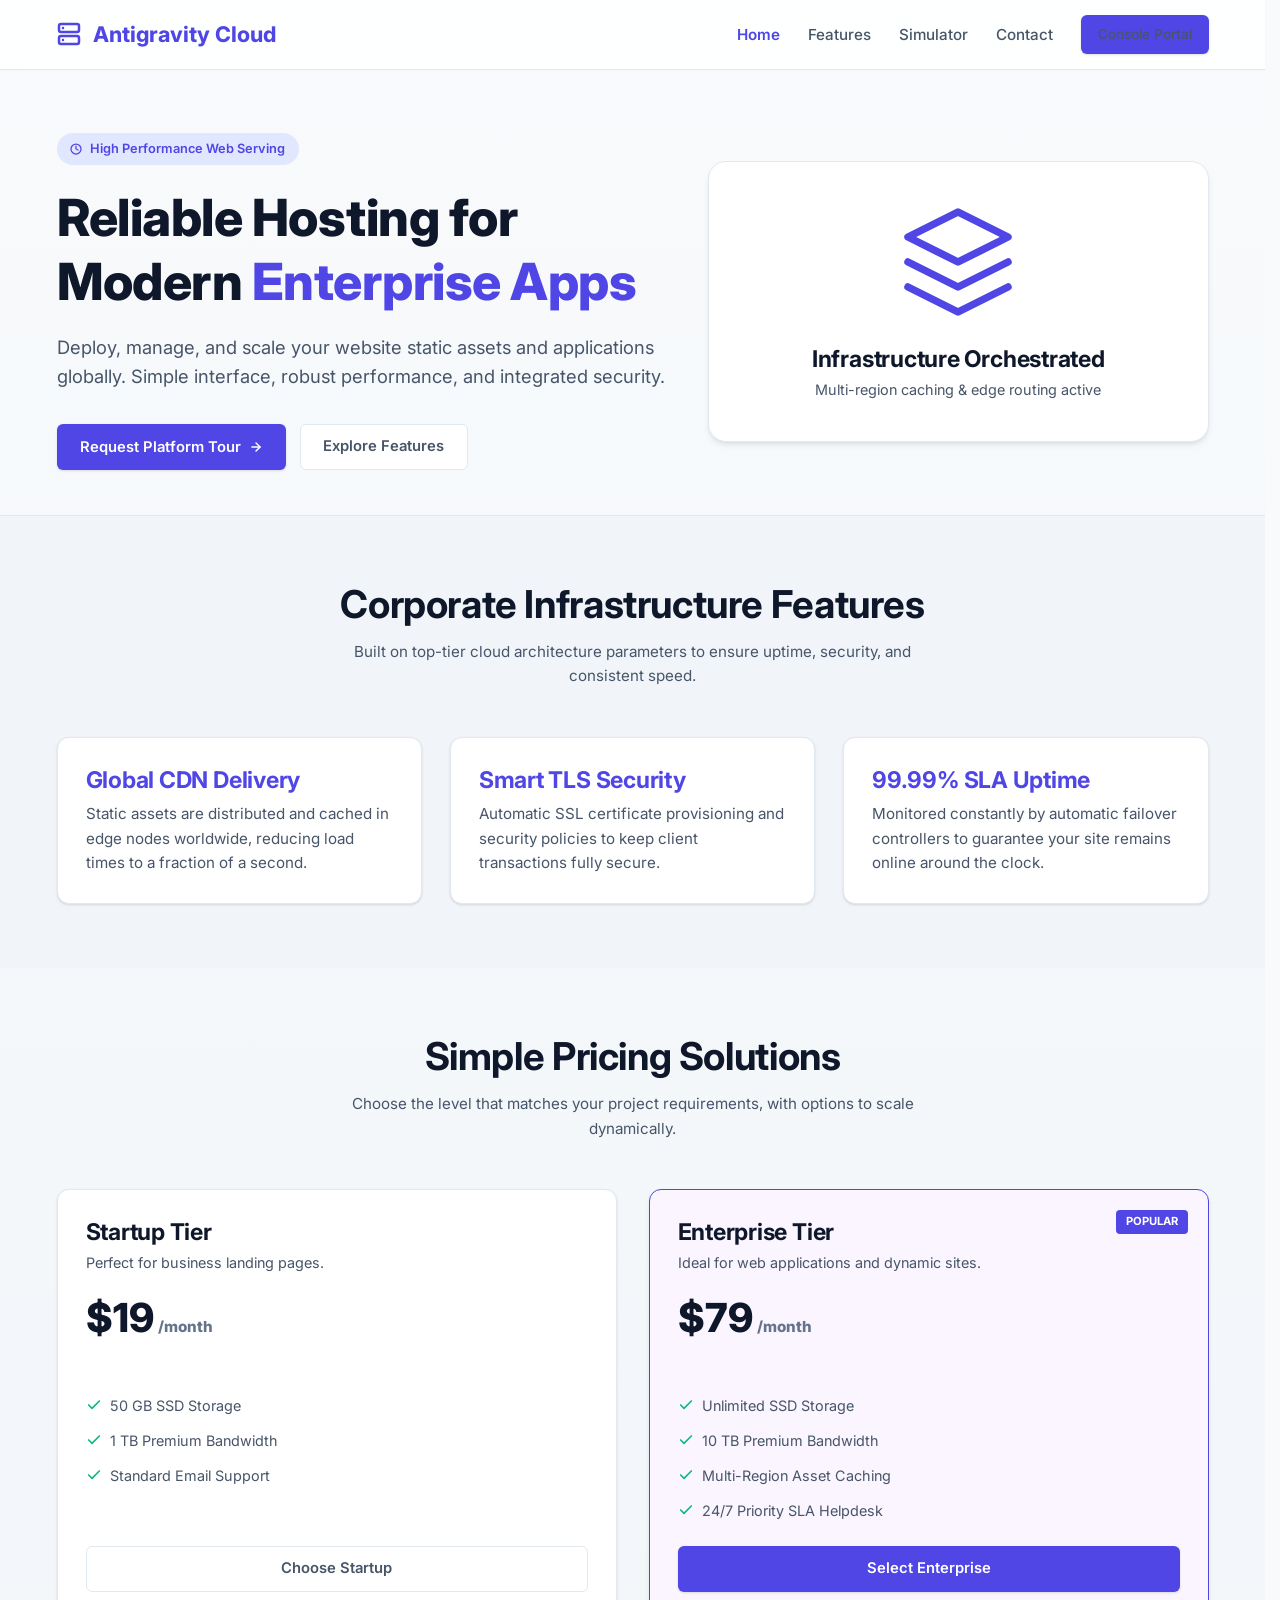
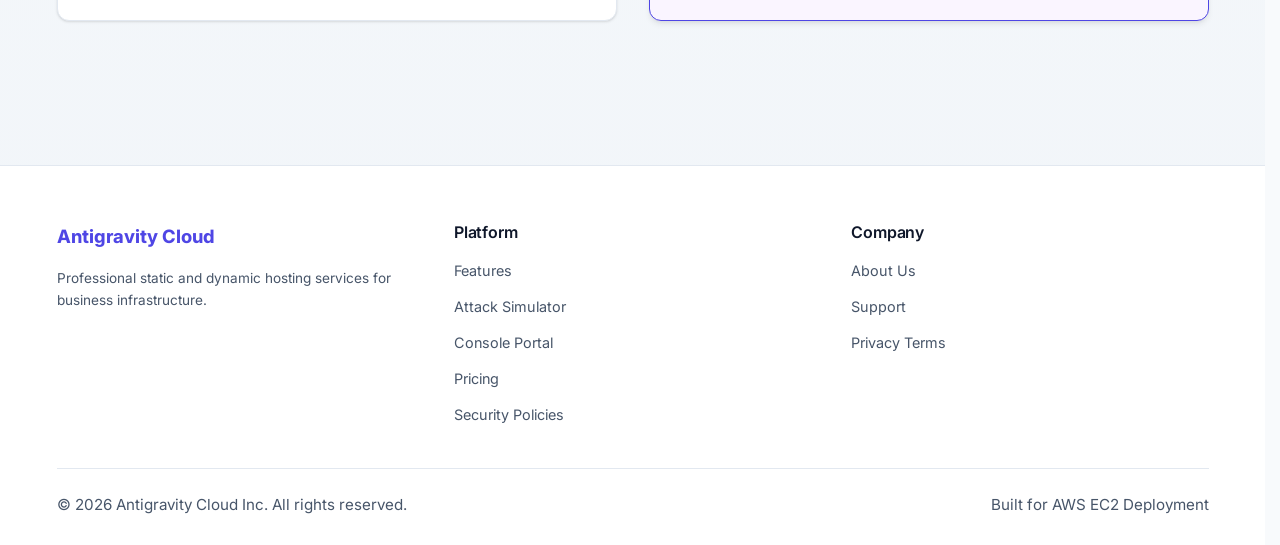
<file: index.html>
<!DOCTYPE html>
<html lang="en">
<head>
  <meta charset="utf-8">
  <meta name="viewport" content="width=device-width, initial-scale=1.0">
  <meta name="description" content="Antigravity Cloud - Clean, modern cloud hosting and infrastructure management. Deploy applications globally with ease.">
  <title>Antigravity Cloud | Corporate Hosting</title>
  <link rel="stylesheet" href="styles.css">
</head>
<body>

  <!-- Navigation Header -->
  <header class="navbar-container">
    <div class="container">
      <a href="index.html" class="logo">
        <svg width="24" height="24" viewBox="0 0 24 24" fill="none" stroke="currentColor" stroke-width="2.5" stroke-linecap="round" stroke-linejoin="round" aria-hidden="true" style="margin-right: 0.25rem;">
          <rect x="2" y="2" width="20" height="8" rx="2" ry="2"/><rect x="2" y="14" width="20" height="8" rx="2" ry="2"/><line x1="6" y1="6" x2="6.01" y2="6"/><line x1="6" y1="18" x2="6.01" y2="18"/>
        </svg>
        <span>Antigravity Cloud</span>
      </a>
      <nav aria-label="Main Navigation">
        <ul class="nav-links">
          <li><a href="index.html" class="active">Home</a></li>
          <li><a href="features.html">Features</a></li>
          <li><a href="simulator.html">Simulator</a></li>
          <li><a href="contact.html">Contact</a></li>
          <li><a href="portal.html" class="btn btn-primary" style="padding: 0.45rem 1rem; font-size: 0.85rem;">Console Portal</a></li>
        </ul>
      </nav>
    </div>
  </header>

  <main>
    <!-- Hero Section -->
    <section class="hero-section container" aria-label="Introduction">
      <div class="hero-grid">
        <div class="hero-content">
          <div class="hero-tagline">
            <svg width="12" height="12" viewBox="0 0 24 24" fill="none" stroke="currentColor" stroke-width="2.5" stroke-linecap="round" stroke-linejoin="round" aria-hidden="true">
              <circle cx="12" cy="12" r="10"/><polyline points="12 6 12 12 16 14"/>
            </svg>
            High Performance Web Serving
          </div>
          <h1 class="hero-title">Reliable Hosting for Modern <span>Enterprise Apps</span></h1>
          <p class="hero-subtitle">Deploy, manage, and scale your website static assets and applications globally. Simple interface, robust performance, and integrated security.</p>
          <div class="hero-actions">
            <button type="button" class="btn btn-primary" id="btn-demo-trigger">
              Request Platform Tour
              <svg width="14" height="14" viewBox="0 0 24 24" fill="none" stroke="currentColor" stroke-width="2.5" stroke-linecap="round" stroke-linejoin="round" aria-hidden="true">
                <line x1="5" y1="12" x2="19" y2="12"/><polyline points="12 5 19 12 12 19"/>
              </svg>
            </button>
            <a href="features.html" class="btn btn-secondary">Explore Features</a>
          </div>
        </div>
        <div class="hero-visual">
          <div class="graphic-representation" style="width: 100%; text-align: center;" aria-hidden="true">
            <svg width="120" height="120" viewBox="0 0 24 24" fill="none" stroke="var(--accent-primary)" stroke-width="1.5" stroke-linecap="round" stroke-linejoin="round" style="margin-inline: auto;">
              <polygon points="12 2 2 7 12 12 22 7 12 2"/>
              <polyline points="2 17 12 22 22 17"/>
              <polyline points="2 12 12 17 22 12"/>
            </svg>
            <h3 style="margin-top: 1rem; color: var(--text-primary);">Infrastructure Orchestrated</h3>
            <p style="font-size: 0.9rem; color: var(--text-secondary); margin-top: 0.25rem;">Multi-region caching & edge routing active</p>
          </div>
        </div>
      </div>
    </section>

    <!-- Brief Features Showcase Section -->
    <section class="preview-section" aria-labelledby="preview-heading">
      <div class="container">
        <div class="section-header">
          <h2 id="preview-heading">Corporate Infrastructure Features</h2>
          <p>Built on top-tier cloud architecture parameters to ensure uptime, security, and consistent speed.</p>
        </div>
        <div class="preview-grid">
          <article class="glass-card card-wrapper">
            <h3 style="margin-bottom: 0.5rem; color: var(--accent-primary);">Global CDN Delivery</h3>
            <p>Static assets are distributed and cached in edge nodes worldwide, reducing load times to a fraction of a second.</p>
          </article>
          <article class="glass-card card-wrapper">
            <h3 style="margin-bottom: 0.5rem; color: var(--accent-primary);">Smart TLS Security</h3>
            <p>Automatic SSL certificate provisioning and security policies to keep client transactions fully secure.</p>
          </article>
          <article class="glass-card card-wrapper">
            <h3 style="margin-bottom: 0.5rem; color: var(--accent-primary);">99.99% SLA Uptime</h3>
            <p>Monitored constantly by automatic failover controllers to guarantee your site remains online around the clock.</p>
          </article>
        </div>
      </div>
    </section>

    <!-- Pricing Grid Section -->
    <section class="pricing-section container" aria-labelledby="pricing-heading">
      <div class="section-header">
        <h2 id="pricing-heading">Simple Pricing Solutions</h2>
        <p>Choose the level that matches your project requirements, with options to scale dynamically.</p>
      </div>
      <div class="pricing-grid">
        <!-- Plan 1 -->
        <article class="glass-card pricing-card">
          <h3>Startup Tier</h3>
          <p style="font-size: 0.9rem; margin-top: 0.25rem;">Perfect for business landing pages.</p>
          <div class="price">$19<span>/month</span></div>
          <ul class="price-features">
            <li>
              <svg width="16" height="16" viewBox="0 0 24 24" fill="none" stroke="currentColor" stroke-width="2.5" stroke-linecap="round" stroke-linejoin="round" aria-hidden="true">
                <polyline points="20 6 9 17 4 12"/>
              </svg>
              50 GB SSD Storage
            </li>
            <li>
              <svg width="16" height="16" viewBox="0 0 24 24" fill="none" stroke="currentColor" stroke-width="2.5" stroke-linecap="round" stroke-linejoin="round" aria-hidden="true">
                <polyline points="20 6 9 17 4 12"/>
              </svg>
              1 TB Premium Bandwidth
            </li>
            <li>
              <svg width="16" height="16" viewBox="0 0 24 24" fill="none" stroke="currentColor" stroke-width="2.5" stroke-linecap="round" stroke-linejoin="round" aria-hidden="true">
                <polyline points="20 6 9 17 4 12"/>
              </svg>
              Standard Email Support
            </li>
          </ul>
          <a href="contact.html" class="btn btn-secondary" style="margin-top: auto; width: 100%;">Choose Startup</a>
        </article>

        <!-- Plan 2 -->
        <article class="glass-card pricing-card premium">
          <span class="pricing-badge">POPULAR</span>
          <h3>Enterprise Tier</h3>
          <p style="font-size: 0.9rem; margin-top: 0.25rem;">Ideal for web applications and dynamic sites.</p>
          <div class="price">$79<span>/month</span></div>
          <ul class="price-features">
            <li>
              <svg width="16" height="16" viewBox="0 0 24 24" fill="none" stroke="currentColor" stroke-width="2.5" stroke-linecap="round" stroke-linejoin="round" aria-hidden="true">
                <polyline points="20 6 9 17 4 12"/>
              </svg>
              Unlimited SSD Storage
            </li>
            <li>
              <svg width="16" height="16" viewBox="0 0 24 24" fill="none" stroke="currentColor" stroke-width="2.5" stroke-linecap="round" stroke-linejoin="round" aria-hidden="true">
                <polyline points="20 6 9 17 4 12"/>
              </svg>
              10 TB Premium Bandwidth
            </li>
            <li>
              <svg width="16" height="16" viewBox="0 0 24 24" fill="none" stroke="currentColor" stroke-width="2.5" stroke-linecap="round" stroke-linejoin="round" aria-hidden="true">
                <polyline points="20 6 9 17 4 12"/>
              </svg>
              Multi-Region Asset Caching
            </li>
            <li>
              <svg width="16" height="16" viewBox="0 0 24 24" fill="none" stroke="currentColor" stroke-width="2.5" stroke-linecap="round" stroke-linejoin="round" aria-hidden="true">
                <polyline points="20 6 9 17 4 12"/>
              </svg>
              24/7 Priority SLA Helpdesk
            </li>
          </ul>
          <a href="contact.html" class="btn btn-primary" style="margin-top: auto; width: 100%;">Select Enterprise</a>
        </article>
      </div>
    </section>
  </main>

  <!-- Interactive Information Modal Overlay -->
  <dialog id="demo-modal" aria-labelledby="modal-heading">
    <form method="dialog">
      <div class="dialog-header">
        <h3 id="modal-heading">Platform Tour Details</h3>
        <button type="submit" class="btn-icon" aria-label="Close modal" style="padding: 0.25rem;">
          <svg width="16" height="16" viewBox="0 0 24 24" fill="none" stroke="currentColor" stroke-width="2" stroke-linecap="round" stroke-linejoin="round">
            <line x1="18" y1="6" x2="6" y2="18"/><line x1="6" y1="6" x2="18" y2="18"/>
          </svg>
        </button>
      </div>
      <div class="dialog-body">
        <p style="margin-bottom: 0.75rem;">To schedule a personalized, 1-on-1 walkthrough of the Antigravity console and Nginx automation stack, please submit your contact request:</p>
        <p style="font-size: 0.9rem; color: var(--text-muted);">A representative will reach out to you within 1 business day with access credentials for our sandboxed environment.</p>
      </div>
      <div style="display: flex; justify-content: flex-end; gap: 0.75rem;">
        <button type="submit" class="btn btn-secondary">Close Window</button>
        <a href="contact.html" class="btn btn-primary">Go to Contact Form</a>
      </div>
    </form>
  </dialog>

  <!-- Footer Section -->
  <footer class="site-footer">
    <div class="container">
      <div class="footer-grid">
        <div class="footer-col">
          <div class="logo" style="font-size: 1.15rem;">
            <span>Antigravity Cloud</span>
          </div>
          <p style="font-size: 0.85rem;">Professional static and dynamic hosting services for business infrastructure.</p>
        </div>
        <div class="footer-col">
          <h4>Platform</h4>
          <ul>
            <li><a href="features.html">Features</a></li>
            <li><a href="simulator.html">Attack Simulator</a></li>
            <li><a href="portal.html">Console Portal</a></li>
            <li><a href="index.html#pricing-heading">Pricing</a></li>
            <li><a href="contact.html">Security Policies</a></li>
          </ul>
        </div>
        <div class="footer-col">
          <h4>Company</h4>
          <ul>
            <li><a href="contact.html">About Us</a></li>
            <li><a href="contact.html">Support</a></li>
            <li><a href="contact.html">Privacy Terms</a></li>
          </ul>
        </div>
      </div>
      <div class="footer-bottom">
        <p>&copy; 2026 Antigravity Cloud Inc. All rights reserved.</p>
        <p>Built for AWS EC2 Deployment</p>
      </div>
    </div>
  </footer>

  <script>
    // Redirect to Interactive Control Console Portal
    const demoTrigger = document.getElementById('btn-demo-trigger');

    demoTrigger.addEventListener('click', () => {
      window.location.href = 'portal.html';
    });
  </script>
</body>
</html>
</file>
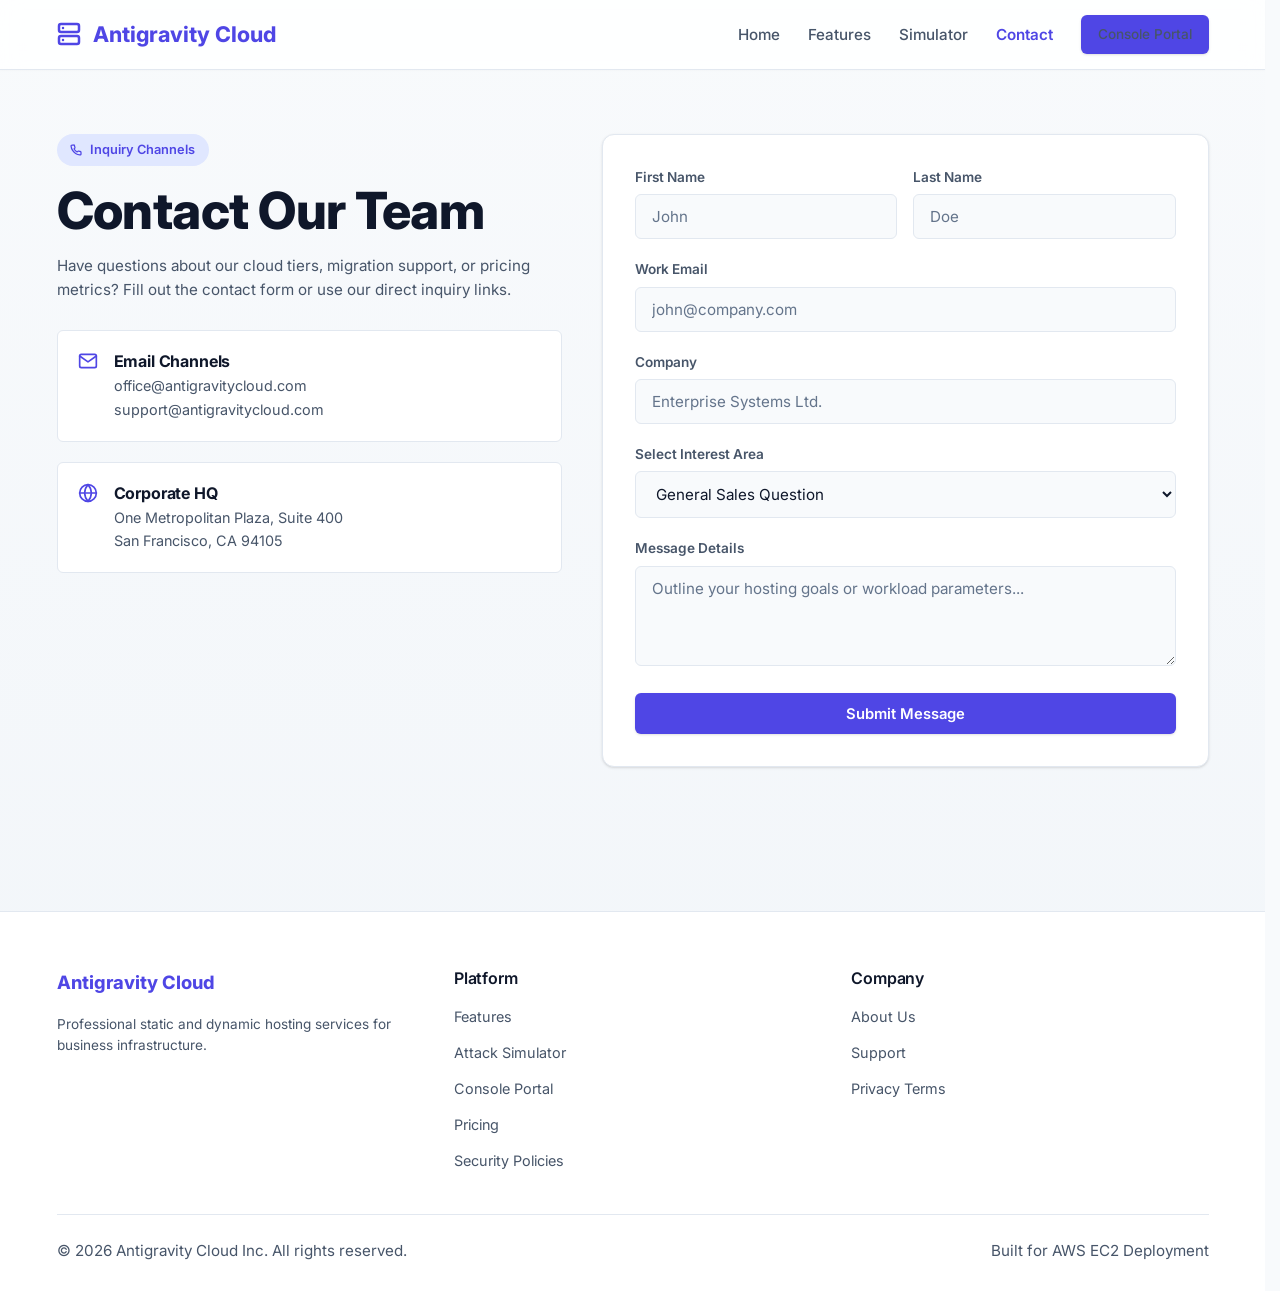
<file: contact.html>
<!DOCTYPE html>
<html lang="en">
<head>
  <meta charset="utf-8">
  <meta name="viewport" content="width=device-width, initial-scale=1.0">
  <meta name="description" content="Contact the Antigravity Cloud team for sales inquiries, business partnership requests, or customer support.">
  <title>Antigravity Cloud | Contact Us</title>
  <link rel="stylesheet" href="styles.css">
</head>
<body>

  <!-- Navigation Header -->
  <header class="navbar-container">
    <div class="container">
      <a href="index.html" class="logo">
        <svg width="24" height="24" viewBox="0 0 24 24" fill="none" stroke="currentColor" stroke-width="2.5" stroke-linecap="round" stroke-linejoin="round" aria-hidden="true" style="margin-right: 0.25rem;">
          <rect x="2" y="2" width="20" height="8" rx="2" ry="2"/><rect x="2" y="14" width="20" height="8" rx="2" ry="2"/><line x1="6" y1="6" x2="6.01" y2="6"/><line x1="6" y1="18" x2="6.01" y2="18"/>
        </svg>
        <span>Antigravity Cloud</span>
      </a>
      <nav aria-label="Main Navigation">
        <ul class="nav-links">
          <li><a href="index.html">Home</a></li>
          <li><a href="features.html">Features</a></li>
          <li><a href="simulator.html">Simulator</a></li>
          <li><a href="contact.html" class="active">Contact</a></li>
          <li><a href="portal.html" class="btn btn-primary" style="padding: 0.45rem 1rem; font-size: 0.85rem;">Console Portal</a></li>
        </ul>
      </nav>
    </div>
  </header>

  <main class="container">
    <div class="contact-grid">
      <!-- Contact Info Section -->
      <section class="contact-info" aria-labelledby="contact-heading">
        <div>
          <div class="hero-tagline" style="margin-bottom: 0.75rem;">
            <svg width="12" height="12" viewBox="0 0 24 24" fill="none" stroke="currentColor" stroke-width="2.5" stroke-linecap="round" stroke-linejoin="round" aria-hidden="true">
              <path d="M22 16.92v3a2 2 0 0 1-2.18 2 19.79 19.79 0 0 1-8.63-3.07 19.5 19.5 0 0 1-6-6 19.79 19.79 0 0 1-3.07-8.67A2 2 0 0 1 4.11 2h3a2 2 0 0 1 2 1.72 12.84 12.84 0 0 0 .7 2.81 2 2 0 0 1-.45 2.11L8.09 9.91a16 16 0 0 0 6 6l1.27-1.27a2 2 0 0 1 2.11-.45 12.84 12.84 0 0 0 2.81.7A2 2 0 0 1 22 16.92z"/>
            </svg>
            Inquiry Channels
          </div>
          <h1 id="contact-heading">Contact Our Team</h1>
          <p style="margin-top: 0.75rem;">Have questions about our cloud tiers, migration support, or pricing metrics? Fill out the contact form or use our direct inquiry links.</p>
        </div>

        <div class="contact-details">
          <div class="contact-detail-card">
            <div class="contact-detail-icon" aria-hidden="true">
              <svg width="20" height="20" viewBox="0 0 24 24" fill="none" stroke="currentColor" stroke-width="2" stroke-linecap="round" stroke-linejoin="round">
                <path d="M4 4h16c1.1 0 2 .9 2 2v12c0 1.1-.9 2-2 2H4c-1.1 0-2-.9-2-2V6c0-1.1.9-2 2-2z"/><polyline points="22,6 12,13 2,6"/>
              </svg>
            </div>
            <div>
              <h3 style="font-size: 1rem; margin-bottom: 0.2rem;">Email Channels</h3>
              <p style="font-size: 0.9rem;">office@antigravitycloud.com</p>
              <p style="font-size: 0.9rem;">support@antigravitycloud.com</p>
            </div>
          </div>

          <div class="contact-detail-card">
            <div class="contact-detail-icon" aria-hidden="true">
              <svg width="20" height="20" viewBox="0 0 24 24" fill="none" stroke="currentColor" stroke-width="2" stroke-linecap="round" stroke-linejoin="round">
                <circle cx="12" cy="12" r="10"/><line x1="2" y1="12" x2="22" y2="12"/><path d="M12 2a15.3 15.3 0 0 1 4 10 15.3 15.3 0 0 1-4 10 15.3 15.3 0 0 1-4-10 15.3 15.3 0 0 1 4-10z"/>
              </svg>
            </div>
            <div>
              <h3 style="font-size: 1rem; margin-bottom: 0.2rem;">Corporate HQ</h3>
              <p style="font-size: 0.9rem;">One Metropolitan Plaza, Suite 400</p>
              <p style="font-size: 0.9rem;">San Francisco, CA 94105</p>
            </div>
          </div>
        </div>
      </section>

      <!-- Contact Form Section -->
      <section class="glass-card contact-form-container" aria-label="Contact Form">
        <form id="contact-form">
          <div class="form-row">
            <div class="form-group">
              <label for="first-name">First Name</label>
              <input type="text" id="first-name" autocomplete="given-name" required placeholder="John">
            </div>
            <div class="form-group">
              <label for="last-name">Last Name</label>
              <input type="text" id="last-name" autocomplete="family-name" required placeholder="Doe">
            </div>
          </div>

          <div class="form-group">
            <label for="email">Work Email</label>
            <input type="email" id="email" autocomplete="email" required placeholder="john@company.com">
          </div>

          <div class="form-group">
            <label for="company">Company</label>
            <input type="text" id="company" autocomplete="organization" placeholder="Enterprise Systems Ltd.">
          </div>

          <div class="form-group">
            <label for="tier">Select Interest Area</label>
            <select id="tier">
              <option value="general">General Sales Question</option>
              <option value="startup">Startup Tier Plan</option>
              <option value="enterprise">Enterprise Tier Migration</option>
            </select>
          </div>

          <div class="form-group">
            <label for="message">Message Details</label>
            <textarea id="message" required placeholder="Outline your hosting goals or workload parameters..."></textarea>
          </div>

          <button type="submit" class="btn btn-primary" style="width: 100%;">Submit Message</button>
        </form>
      </section>
    </div>
  </main>

  <!-- Popover Success Notice -->
  <div id="success-toast" popover="auto">
    <h4>Submission Success</h4>
    <p>Your message has been processed successfully. An operations team representative will contact you shortly.</p>
    <button type="button" class="btn btn-secondary" onclick="document.getElementById('success-toast').hidePopover()" style="padding: 0.35rem 1rem; font-size: 0.85rem; width: 100%;">Dismiss Notice</button>
  </div>

  <!-- Footer Section -->
  <footer class="site-footer">
    <div class="container">
      <div class="footer-grid">
        <div class="footer-col">
          <div class="logo" style="font-size: 1.15rem;">
            <span>Antigravity Cloud</span>
          </div>
          <p style="font-size: 0.85rem;">Professional static and dynamic hosting services for business infrastructure.</p>
        </div>
        <div class="footer-col">
          <h4>Platform</h4>
          <ul>
            <li><a href="features.html">Features</a></li>
            <li><a href="simulator.html">Attack Simulator</a></li>
            <li><a href="portal.html">Console Portal</a></li>
            <li><a href="index.html#pricing-heading">Pricing</a></li>
            <li><a href="contact.html">Security Policies</a></li>
          </ul>
        </div>
        <div class="footer-col">
          <h4>Company</h4>
          <ul>
            <li><a href="contact.html">About Us</a></li>
            <li><a href="contact.html">Support</a></li>
            <li><a href="contact.html">Privacy Terms</a></li>
          </ul>
        </div>
      </div>
      <div class="footer-bottom">
        <p>&copy; 2026 Antigravity Cloud Inc. All rights reserved.</p>
        <p>Built for AWS EC2 Deployment</p>
      </div>
    </div>
  </footer>

  <script>
    // Intercept form submission and show popover notice
    const contactForm = document.getElementById('contact-form');
    const successToast = document.getElementById('success-toast');

    contactForm.addEventListener('submit', (e) => {
      e.preventDefault();
      if (typeof successToast.showPopover === 'function') {
        successToast.showPopover();
      } else {
        alert("Submission Success! Your message has been sent.");
      }
      contactForm.reset();
    });
  </script>
</body>
</html>
</file>
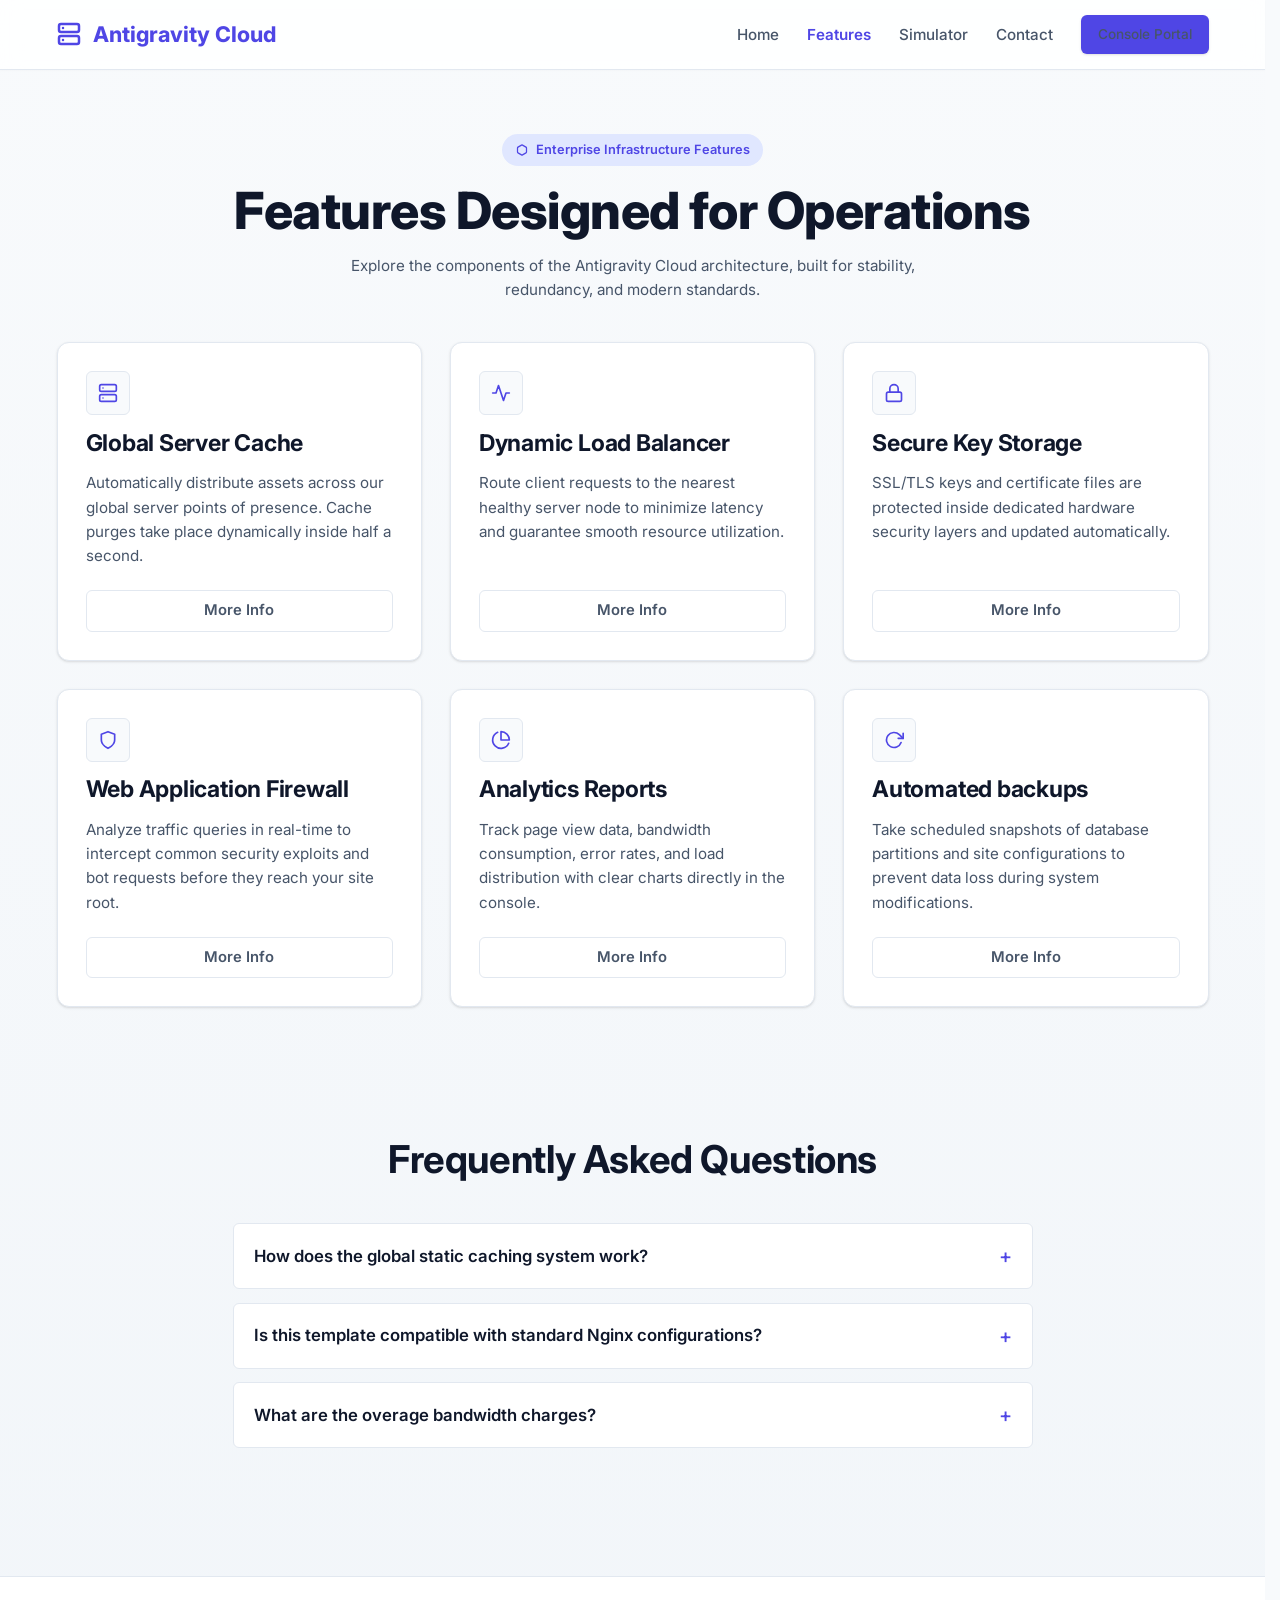
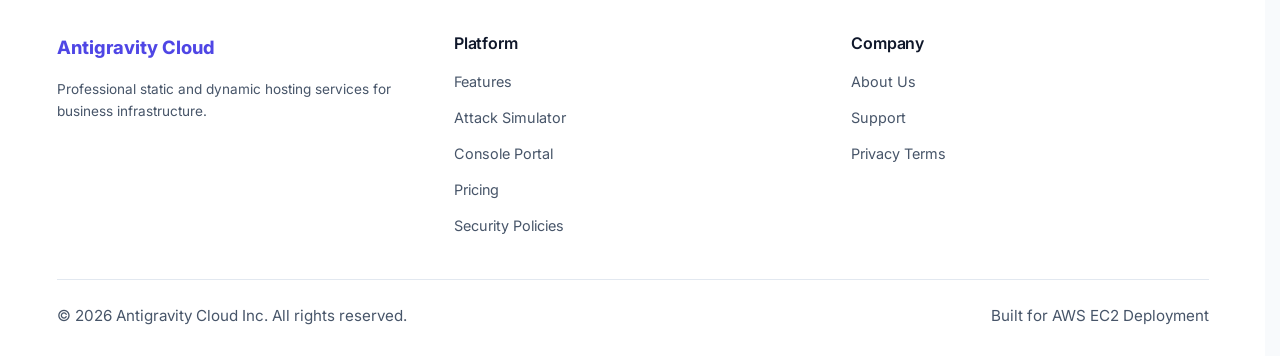
<file: features.html>
<!DOCTYPE html>
<html lang="en">
<head>
  <meta charset="utf-8">
  <meta name="viewport" content="width=device-width, initial-scale=1.0">
  <meta name="description" content="Explore features of Antigravity Cloud - global content delivery, automated load balancing, and secure key storage.">
  <title>Antigravity Cloud | Platform Features</title>
  <link rel="stylesheet" href="styles.css">
</head>
<body>

  <!-- Navigation Header -->
  <header class="navbar-container">
    <div class="container">
      <a href="index.html" class="logo">
        <svg width="24" height="24" viewBox="0 0 24 24" fill="none" stroke="currentColor" stroke-width="2.5" stroke-linecap="round" stroke-linejoin="round" aria-hidden="true" style="margin-right: 0.25rem;">
          <rect x="2" y="2" width="20" height="8" rx="2" ry="2"/><rect x="2" y="14" width="20" height="8" rx="2" ry="2"/><line x1="6" y1="6" x2="6.01" y2="6"/><line x1="6" y1="18" x2="6.01" y2="18"/>
        </svg>
        <span>Antigravity Cloud</span>
      </a>
      <nav aria-label="Main Navigation">
        <ul class="nav-links">
          <li><a href="index.html">Home</a></li>
          <li><a href="features.html" class="active">Features</a></li>
          <li><a href="simulator.html">Simulator</a></li>
          <li><a href="contact.html">Contact</a></li>
          <li><a href="portal.html" class="btn btn-primary" style="padding: 0.45rem 1rem; font-size: 0.85rem;">Console Portal</a></li>
        </ul>
      </nav>
    </div>
  </header>

  <main class="container">
    <!-- Features Header -->
    <header class="features-header">
      <div class="hero-tagline" style="margin-bottom: 0.75rem;">
        <svg width="12" height="12" viewBox="0 0 24 24" fill="none" stroke="currentColor" stroke-width="2.5" stroke-linecap="round" stroke-linejoin="round" aria-hidden="true">
          <path d="M21 16V8a2 2 0 0 0-1-1.73l-7-4a2 2 0 0 0-2 0l-7 4A2 2 0 0 0 3 8v8a2 2 0 0 0 1 1.73l7 4a2 2 0 0 0 2 0l7-4A2 2 0 0 0 21 16z"/>
        </svg>
        Enterprise Infrastructure Features
      </div>
      <h1>Features Designed for Operations</h1>
      <p style="max-width: 600px; margin-inline: auto; margin-top: 0.75rem;">Explore the components of the Antigravity Cloud architecture, built for stability, redundancy, and modern standards.</p>
    </header>

    <!-- Features Showcase (Grid & Subgrid Layout) -->
    <section class="features-showcase" aria-label="Platform Core Features">
      <!-- Feature Card 1 -->
      <article class="glass-card feature-card card-wrapper">
        <div class="feature-icon-wrapper" aria-hidden="true">
          <svg width="20" height="20" viewBox="0 0 24 24" fill="none" stroke="currentColor" stroke-width="2" stroke-linecap="round" stroke-linejoin="round">
            <rect x="2" y="2" width="20" height="8" rx="2" ry="2"/><rect x="2" y="14" width="20" height="8" rx="2" ry="2"/><line x1="6" y1="6" x2="6.01" y2="6"/><line x1="6" y1="18" x2="6.01" y2="18"/>
          </svg>
        </div>
        <h3 class="feature-title">Global Server Cache</h3>
        <p class="feature-description">Automatically distribute assets across our global server points of presence. Cache purges take place dynamically inside half a second.</p>
        <a href="contact.html" class="btn btn-secondary" style="width: 100%; margin-top: 0.5rem; padding: 0.5rem;">More Info</a>
      </article>

      <!-- Feature Card 2 -->
      <article class="glass-card feature-card card-wrapper">
        <div class="feature-icon-wrapper" aria-hidden="true">
          <svg width="20" height="20" viewBox="0 0 24 24" fill="none" stroke="currentColor" stroke-width="2" stroke-linecap="round" stroke-linejoin="round">
            <polyline points="22 12 18 12 15 21 9 3 6 12 2 12"/>
          </svg>
        </div>
        <h3 class="feature-title">Dynamic Load Balancer</h3>
        <p class="feature-description">Route client requests to the nearest healthy server node to minimize latency and guarantee smooth resource utilization.</p>
        <a href="contact.html" class="btn btn-secondary" style="width: 100%; margin-top: 0.5rem; padding: 0.5rem;">More Info</a>
      </article>

      <!-- Feature Card 3 -->
      <article class="glass-card feature-card card-wrapper">
        <div class="feature-icon-wrapper" aria-hidden="true">
          <svg width="20" height="20" viewBox="0 0 24 24" fill="none" stroke="currentColor" stroke-width="2" stroke-linecap="round" stroke-linejoin="round">
            <rect x="3" y="11" width="18" height="11" rx="2" ry="2"/><path d="M7 11V7a5 5 0 0 1 10 0v4"/>
          </svg>
        </div>
        <h3 class="feature-title">Secure Key Storage</h3>
        <p class="feature-description">SSL/TLS keys and certificate files are protected inside dedicated hardware security layers and updated automatically.</p>
        <a href="contact.html" class="btn btn-secondary" style="width: 100%; margin-top: 0.5rem; padding: 0.5rem;">More Info</a>
      </article>

      <!-- Feature Card 4 -->
      <article class="glass-card feature-card card-wrapper">
        <div class="feature-icon-wrapper" aria-hidden="true">
          <svg width="20" height="20" viewBox="0 0 24 24" fill="none" stroke="currentColor" stroke-width="2" stroke-linecap="round" stroke-linejoin="round">
            <path d="M12 22s8-4 8-10V5l-8-3-8 3v7c0 6 8 10 8 10z"/>
          </svg>
        </div>
        <h3 class="feature-title">Web Application Firewall</h3>
        <p class="feature-description">Analyze traffic queries in real-time to intercept common security exploits and bot requests before they reach your site root.</p>
        <a href="contact.html" class="btn btn-secondary" style="width: 100%; margin-top: 0.5rem; padding: 0.5rem;">More Info</a>
      </article>

      <!-- Feature Card 5 -->
      <article class="glass-card feature-card card-wrapper">
        <div class="feature-icon-wrapper" aria-hidden="true">
          <svg width="20" height="20" viewBox="0 0 24 24" fill="none" stroke="currentColor" stroke-width="2" stroke-linecap="round" stroke-linejoin="round">
            <path d="M21.21 15.89A10 10 0 1 1 8 2.83"/><path d="M22 12A10 10 0 0 0 12 2v10z"/>
          </svg>
        </div>
        <h3 class="feature-title">Analytics Reports</h3>
        <p class="feature-description">Track page view data, bandwidth consumption, error rates, and load distribution with clear charts directly in the console.</p>
        <a href="contact.html" class="btn btn-secondary" style="width: 100%; margin-top: 0.5rem; padding: 0.5rem;">More Info</a>
      </article>

      <!-- Feature Card 6 -->
      <article class="glass-card feature-card card-wrapper">
        <div class="feature-icon-wrapper" aria-hidden="true">
          <svg width="20" height="20" viewBox="0 0 24 24" fill="none" stroke="currentColor" stroke-width="2" stroke-linecap="round" stroke-linejoin="round">
            <path d="M23 4v6h-6"/><path d="M20.49 15a9 9 0 1 1-2.12-9.36L23 10"/>
          </svg>
        </div>
        <h3 class="feature-title">Automated backups</h3>
        <p class="feature-description">Take scheduled snapshots of database partitions and site configurations to prevent data loss during system modifications.</p>
        <a href="contact.html" class="btn btn-secondary" style="width: 100%; margin-top: 0.5rem; padding: 0.5rem;">More Info</a>
      </article>
    </section>

    <!-- FAQ Exclusive Accordions (Details & Summary) -->
    <section class="faq-section" aria-labelledby="faq-heading">
      <h2 id="faq-heading" class="faq-title">Frequently Asked Questions</h2>
      <div class="faq-list">
        <!-- FAQ Item 1 -->
        <details class="faq-item" name="faq">
          <summary>How does the global static caching system work?</summary>
          <p>Once you deploy your website files (such as HTML, CSS, images) to our server nodes, we distribute copies across global edge directories. Visitors automatically request pages from the server physically closest to them, speeding up delivery considerably.</p>
        </details>
        <!-- FAQ Item 2 -->
        <details class="faq-item" name="faq">
          <summary>Is this template compatible with standard Nginx configurations?</summary>
          <p>Yes. The structure of these HTML, CSS, and asset files is fully standard. You can deploy it to any generic Nginx or Apache server on AWS EC2 or local machines without modifications.</p>
        </details>
        <!-- FAQ Item 3 -->
        <details class="faq-item" name="faq">
          <summary>What are the overage bandwidth charges?</summary>
          <p>Startup and Enterprise tiers include predefined high-bandwidth limits. If your site experiences traffic peaks that exceed these, we notify you beforehand and only charge standard, transparent flat rates based on raw bytes transfer.</p>
        </details>
      </div>
    </section>
  </main>

  <!-- Footer Section -->
  <footer class="site-footer">
    <div class="container">
      <div class="footer-grid">
        <div class="footer-col">
          <div class="logo" style="font-size: 1.15rem;">
            <span>Antigravity Cloud</span>
          </div>
          <p style="font-size: 0.85rem;">Professional static and dynamic hosting services for business infrastructure.</p>
        </div>
        <div class="footer-col">
          <h4>Platform</h4>
          <ul>
            <li><a href="features.html">Features</a></li>
            <li><a href="simulator.html">Attack Simulator</a></li>
            <li><a href="portal.html">Console Portal</a></li>
            <li><a href="index.html#pricing-heading">Pricing</a></li>
            <li><a href="contact.html">Security Policies</a></li>
          </ul>
        </div>
        <div class="footer-col">
          <h4>Company</h4>
          <ul>
            <li><a href="contact.html">About Us</a></li>
            <li><a href="contact.html">Support</a></li>
            <li><a href="contact.html">Privacy Terms</a></li>
          </ul>
        </div>
      </div>
      <div class="footer-bottom">
        <p>&copy; 2026 Antigravity Cloud Inc. All rights reserved.</p>
        <p>Built for AWS EC2 Deployment</p>
      </div>
    </div>
  </footer>

</body>
</html>
</file>
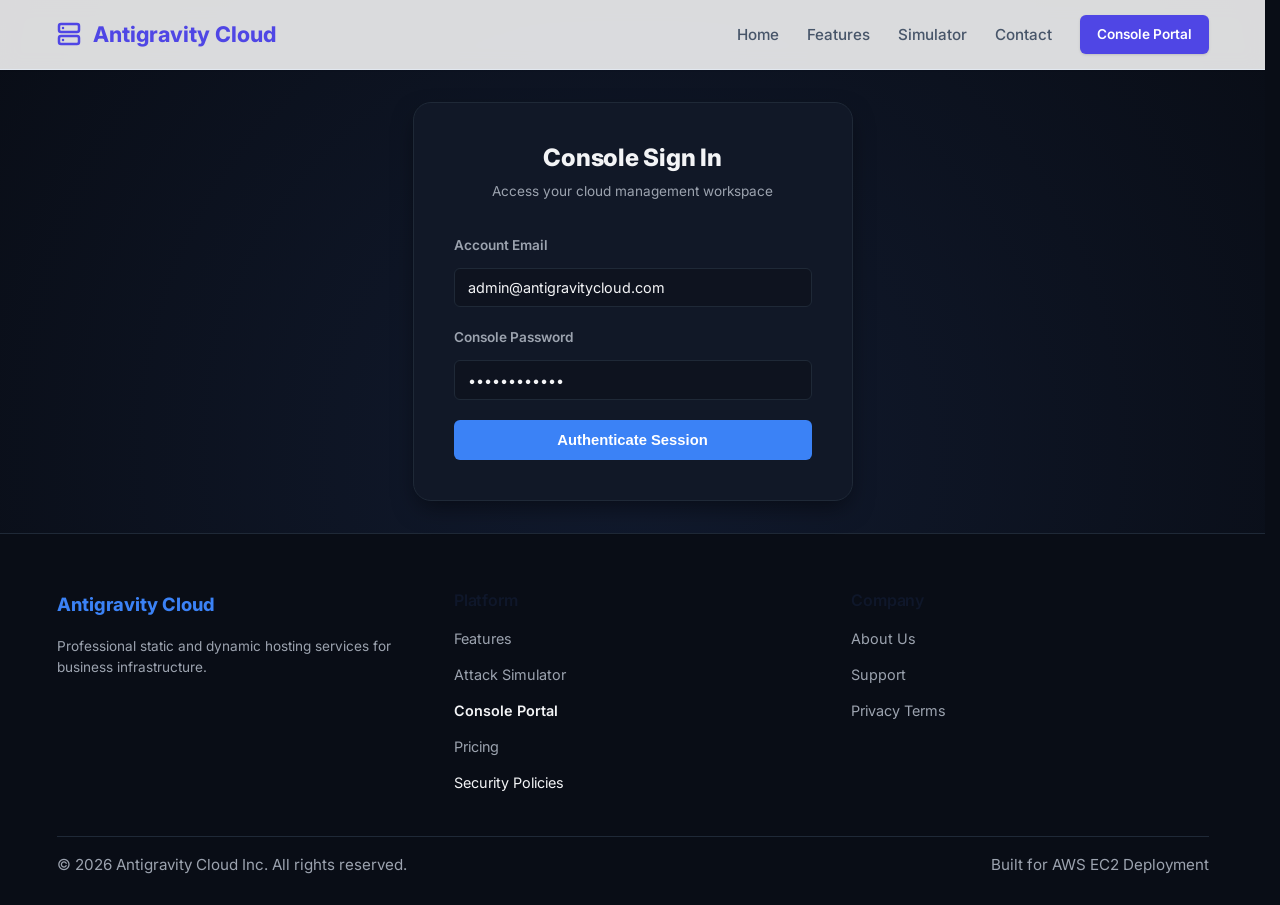
<file: portal.html>
<!DOCTYPE html>
<html lang="en" class="simulator-page">
<head>
  <meta charset="utf-8">
  <meta name="viewport" content="width=device-width, initial-scale=1.0">
  <meta name="description" content="Antigravity Cloud Management Console. Provision resources, manage VMs, inspect billing, and customize WAF firewall parameters.">
  <title>Antigravity Cloud | Management Console</title>
  <link rel="stylesheet" href="styles.css">
  
  <style>
    /* Portal Dark Theme Variables */
    :root {
      --portal-bg: #090d16;
      --portal-card: #111827;
      --portal-border: #1f2937;
      --portal-text: #f3f4f6;
      --portal-muted: #9ca3af;
      --accent-blue: #3b82f6;
      --accent-green: #10b981;
      --accent-red: #ef4444;
      --accent-orange: #f59e0b;
      --glow-blue: rgba(59, 130, 246, 0.15);
      --glow-green: rgba(16, 185, 129, 0.15);
    }

    body.portal-body {
      background-color: var(--portal-bg);
      background-image: radial-gradient(circle at 50% 50%, #111a2e 0%, #090d16 100%);
      color: var(--portal-text);
      min-height: 100vh;
      display: flex;
      flex-direction: column;
    }

    /* Auth Screen Center Card */
    .auth-container {
      display: flex;
      align-items: center;
      justify-content: center;
      flex-grow: 1;
      padding: 2rem;
    }

    .auth-card {
      width: 100%;
      max-width: 440px;
      background: var(--portal-card);
      border: 1px solid var(--portal-border);
      border-radius: var(--radius-lg);
      padding: 2.5rem;
      box-shadow: 0 10px 25px -5px rgba(0, 0, 0, 0.5);
      backdrop-filter: blur(10px);
      -webkit-backdrop-filter: blur(10px);
    }

    .auth-title {
      font-size: 1.5rem;
      font-weight: 800;
      text-align: center;
      margin-bottom: 0.5rem;
      color: var(--portal-text);
    }

    .auth-subtitle {
      font-size: 0.85rem;
      color: var(--portal-muted);
      text-align: center;
      margin-bottom: 2rem;
    }

    .form-group {
      margin-bottom: 1.25rem;
      display: flex;
      flex-direction: column;
      gap: 0.35rem;
    }

    .form-group label {
      font-size: 0.85rem;
      font-weight: 600;
      color: var(--portal-muted);
    }

    .form-input {
      background: rgba(0, 0, 0, 0.2);
      border: 1px solid var(--portal-border);
      border-radius: var(--radius-sm);
      padding: 0.65rem 0.85rem;
      color: var(--portal-text);
      font-size: 0.9rem;
      transition: all var(--transition-fast);
    }

    .form-input:focus {
      outline: none;
      border-color: var(--accent-blue);
      box-shadow: 0 0 8px var(--glow-blue);
    }

    .btn-submit {
      width: 100%;
      background: var(--accent-blue);
      color: #ffffff;
      padding: 0.75rem;
      border: none;
      border-radius: var(--radius-sm);
      font-weight: 600;
      font-size: 0.925rem;
      cursor: pointer;
      margin-top: 1rem;
      transition: all var(--transition-fast);
      display: flex;
      align-items: center;
      justify-content: center;
      gap: 0.5rem;
    }

    .btn-submit:hover {
      background: #2563eb;
      transform: translateY(-1px);
    }

    .btn-submit:disabled {
      background: #1d4ed8;
      opacity: 0.7;
      cursor: not-allowed;
    }

    /* Spinner */
    .spinner {
      border: 2px solid rgba(255,255,255,0.3);
      border-top-color: white;
      border-radius: 50%;
      width: 16px;
      height: 16px;
      animation: spin 0.8s linear infinite;
    }

    @keyframes spin {
      to { transform: rotate(360deg); }
    }

    /* Main Console Layout */
    .console-wrapper {
      display: grid;
      grid-template-columns: 260px 1fr;
      min-height: calc(100vh - var(--header-height));
      flex-grow: 1;
    }

    .console-sidebar {
      background: rgba(17, 24, 39, 0.6);
      border-right: 1px solid var(--portal-border);
      padding: 1.5rem;
      display: flex;
      flex-direction: column;
      gap: 0.5rem;
    }

    .console-nav-btn {
      display: flex;
      align-items: center;
      gap: 0.75rem;
      padding: 0.75rem 1rem;
      background: transparent;
      border: 1px solid transparent;
      border-radius: var(--radius-sm);
      color: var(--portal-muted);
      font-weight: 600;
      font-size: 0.9rem;
      text-align: left;
      cursor: pointer;
      transition: all var(--transition-fast);
    }

    .console-nav-btn:hover {
      background: rgba(255,255,255,0.02);
      color: var(--portal-text);
    }

    .console-nav-btn.active {
      background: var(--glow-blue);
      border-color: rgba(59, 130, 246, 0.2);
      color: var(--accent-blue);
    }

    .console-content {
      padding: 2rem;
      display: flex;
      flex-direction: column;
      gap: 1.5rem;
      overflow-y: auto;
    }

    /* Metric Grid */
    .metric-grid {
      display: grid;
      grid-template-columns: repeat(4, 1fr);
      gap: 1.25rem;
    }

    @media (max-width: 1024px) {
      .metric-grid {
        grid-template-columns: repeat(2, 1fr);
      }
    }

    @media (max-width: 640px) {
      .metric-grid {
        grid-template-columns: 1fr;
      }
    }

    .metric-card {
      background: var(--portal-card);
      border: 1px solid var(--portal-border);
      border-radius: var(--radius-md);
      padding: 1.25rem;
      display: flex;
      flex-direction: column;
      gap: 0.5rem;
    }

    .metric-title {
      font-size: 0.75rem;
      font-weight: 700;
      color: var(--portal-muted);
      text-transform: uppercase;
      letter-spacing: 0.05em;
    }

    .metric-val {
      font-size: 1.75rem;
      font-weight: 800;
      color: var(--portal-text);
    }

    .metric-footer {
      font-size: 0.75rem;
      color: var(--accent-green);
      display: flex;
      align-items: center;
      gap: 0.25rem;
    }

    /* Dashboard Layout Grid */
    .dashboard-grid {
      display: grid;
      grid-template-columns: 1.3fr 0.7fr;
      gap: 1.5rem;
    }

    @media (max-width: 1024px) {
      .dashboard-grid {
        grid-template-columns: 1fr;
      }
    }

    .panel-card {
      background: var(--portal-card);
      border: 1px solid var(--portal-border);
      border-radius: var(--radius-md);
      padding: 1.5rem;
      display: flex;
      flex-direction: column;
      gap: 1.25rem;
    }

    .panel-title {
      font-size: 1.05rem;
      font-weight: 700;
      border-bottom: 1px solid var(--portal-border);
      padding-bottom: 0.75rem;
      display: flex;
      justify-content: space-between;
      align-items: center;
    }

    /* Live Load Graph (SVG based) */
    .chart-container {
      height: 180px;
      position: relative;
      background: rgba(0,0,0,0.15);
      border: 1px solid var(--portal-border);
      border-radius: var(--radius-sm);
      overflow: hidden;
    }

    .chart-svg {
      width: 100%;
      height: 100%;
      display: block;
    }

    /* VM Manager Layout */
    .vm-creation-form {
      display: grid;
      grid-template-columns: repeat(4, 1fr) auto;
      gap: 0.75rem;
      align-items: flex-end;
    }

    @media (max-width: 768px) {
      .vm-creation-form {
        grid-template-columns: 1fr;
      }
    }

    /* VM Inventory Table */
    .table-container {
      width: 100%;
      overflow-x: auto;
    }

    .vm-table {
      width: 100%;
      border-collapse: collapse;
      text-align: left;
      font-size: 0.85rem;
    }

    .vm-table th {
      border-bottom: 1px solid var(--portal-border);
      padding: 0.75rem;
      color: var(--portal-muted);
      font-weight: 700;
      text-transform: uppercase;
      font-size: 0.75rem;
      letter-spacing: 0.05em;
    }

    .vm-table td {
      border-bottom: 1px solid rgba(255,255,255,0.03);
      padding: 0.75rem;
      color: var(--portal-text);
      vertical-align: middle;
    }

    .status-badge {
      display: inline-flex;
      align-items: center;
      gap: 0.35rem;
      padding: 0.2rem 0.5rem;
      border-radius: 9999px;
      font-size: 0.7rem;
      font-weight: 700;
      text-transform: uppercase;
    }

    .status-badge.running {
      background: rgba(16, 185, 129, 0.1);
      color: var(--accent-green);
      border: 1px solid rgba(16, 185, 129, 0.2);
    }

    .status-badge.stopped {
      background: rgba(239, 68, 68, 0.1);
      color: var(--accent-red);
      border: 1px solid rgba(239, 68, 68, 0.2);
    }

    .status-badge.provisioning {
      background: rgba(245, 158, 11, 0.1);
      color: var(--accent-orange);
      border: 1px solid rgba(245, 158, 11, 0.2);
    }

    /* Console Alerts Feed */
    .console-feed {
      background: #030712;
      border: 1px solid var(--portal-border);
      border-radius: var(--radius-sm);
      padding: 0.75rem;
      font-family: var(--font-mono);
      font-size: 0.75rem;
      color: #10b981;
      height: 200px;
      overflow-y: auto;
      display: flex;
      flex-direction: column;
      gap: 0.35rem;
      box-shadow: inset 0 0 10px rgba(0,0,0,0.8);
    }

    .feed-line {
      display: flex;
      gap: 0.5rem;
    }

    .feed-line .timestamp {
      color: var(--accent-blue);
      user-select: none;
    }

    .feed-line.error { color: var(--accent-red); }
    .feed-line.success { color: var(--accent-green); }
    .feed-line.warning { color: var(--accent-orange); }

    /* Security Config Options */
    .sec-option-card {
      border: 1px solid var(--portal-border);
      border-radius: var(--radius-sm);
      background: rgba(255,255,255,0.02);
      padding: 1rem;
      display: flex;
      justify-content: space-between;
      align-items: center;
    }

    .select-dropdown {
      background: rgba(0, 0, 0, 0.3);
      border: 1px solid var(--portal-border);
      border-radius: var(--radius-sm);
      padding: 0.5rem;
      color: var(--portal-text);
      font-family: var(--font-sans);
      font-size: 0.85rem;
    }

    /* Switch */
    .switch {
      position: relative;
      display: inline-block;
      width: 44px;
      height: 22px;
    }
    .switch input { opacity: 0; width: 0; height: 0; }
    .slider {
      position: absolute;
      cursor: pointer;
      top: 0; left: 0; right: 0; bottom: 0;
      background-color: #374151;
      transition: .3s;
      border-radius: 22px;
    }
    .slider:before {
      position: absolute;
      content: "";
      height: 14px; width: 14px; left: 4px; bottom: 4px;
      background-color: white;
      transition: .3s;
      border-radius: 50%;
    }
    input:checked + .slider { background-color: var(--accent-green); }
    input:checked + .slider:before { transform: translateX(22px); }
  </style>
</head>
<body class="portal-body">

  <!-- Navigation Header -->
  <header class="navbar-container">
    <div class="container">
      <a href="index.html" class="logo">
        <svg width="24" height="24" viewBox="0 0 24 24" fill="none" stroke="currentColor" stroke-width="2.5" stroke-linecap="round" stroke-linejoin="round" aria-hidden="true" style="margin-right: 0.25rem;">
          <rect x="2" y="2" width="20" height="8" rx="2" ry="2"/><rect x="2" y="14" width="20" height="8" rx="2" ry="2"/><line x1="6" y1="6" x2="6.01" y2="6"/><line x1="6" y1="18" x2="6.01" y2="18"/>
        </svg>
        <span>Antigravity Cloud</span>
      </a>
      <nav aria-label="Main Navigation">
        <ul class="nav-links">
          <li><a href="index.html">Home</a></li>
          <li><a href="features.html">Features</a></li>
          <li><a href="simulator.html">Simulator</a></li>
          <li><a href="contact.html">Contact</a></li>
          <li><a href="portal.html" class="active btn btn-primary" style="padding: 0.45rem 1rem; font-size: 0.85rem; color: #ffffff;">Console Portal</a></li>
        </ul>
      </nav>
    </div>
  </header>

  <!-- Login Section (State 1) -->
  <section class="auth-container" id="auth-section" aria-label="Authentication portal login">
    <div class="auth-card">
      <h1 class="auth-title">Console Sign In</h1>
      <p class="auth-subtitle">Access your cloud management workspace</p>
      
      <form id="login-form">
        <div class="form-group">
          <label for="login-email">Account Email</label>
          <input type="email" id="login-email" class="form-input" value="admin@antigravitycloud.com" required autocomplete="email">
        </div>
        <div class="form-group">
          <label for="login-password">Console Password</label>
          <input type="password" id="login-password" class="form-input" value="••••••••••••" required autocomplete="current-password">
        </div>
        
        <button type="submit" class="btn-submit" id="btn-login-submit">
          <span>Authenticate Session</span>
        </button>
      </form>
    </div>
  </section>

  <!-- Management Portal Layout (State 2: Logged In - initially hidden) -->
  <section class="console-wrapper" id="console-section" style="display: none;" aria-label="Cloud Administration Dashboard">
    
    <!-- Console Sidebar Nav -->
    <aside class="console-sidebar">
      <div style="font-size: 0.75rem; font-weight: 700; color: var(--portal-muted); text-transform: uppercase; letter-spacing: 0.05em; margin-bottom: 0.75rem; padding-left: 0.75rem;">Workspace Nav</div>
      <button type="button" class="console-nav-btn active" id="nav-btn-dash">
        <svg width="16" height="16" viewBox="0 0 24 24" fill="none" stroke="currentColor" stroke-width="2"><rect x="3" y="3" width="7" height="9"/><rect x="14" y="3" width="7" height="5"/><rect x="14" y="12" width="7" height="9"/><rect x="3" y="16" width="7" height="5"/></svg>
        Dashboard Home
      </button>
      <button type="button" class="console-nav-btn" id="nav-btn-compute">
        <svg width="16" height="16" viewBox="0 0 24 24" fill="none" stroke="currentColor" stroke-width="2"><rect x="2" y="2" width="20" height="8" rx="2" ry="2"/><rect x="2" y="14" width="20" height="8" rx="2" ry="2"/><line x1="6" y1="6" x2="6.01" y2="6"/><line x1="6" y1="18" x2="6.01" y2="18"/></svg>
        Compute Instances
      </button>
      <button type="button" class="console-nav-btn" id="nav-btn-sec">
        <svg width="16" height="16" viewBox="0 0 24 24" fill="none" stroke="currentColor" stroke-width="2"><path d="M12 22s8-4 8-10V5l-8-3-8 3v7c0 6 8 10 8 10z"/></svg>
        WAF & Security
      </button>
      
      <div style="margin-top: auto; border-top: 1px solid var(--portal-border); padding-top: 1rem; display: flex; flex-direction: column; gap: 0.5rem;">
        <div style="font-size: 0.7rem; color: var(--portal-muted); padding-left: 0.75rem;">Account: dixadholakiya</div>
        <button type="button" class="console-nav-btn" id="btn-logout" style="color: var(--accent-red); padding: 0.5rem 1rem;">
          <svg width="16" height="16" viewBox="0 0 24 24" fill="none" stroke="currentColor" stroke-width="2"><path d="M9 21H5a2 2 0 0 1-2-2V5a2 2 0 0 1 2-2h4"/><polyline points="16 17 21 12 16 7"/><line x1="21" y1="12" x2="9" y2="12"/></svg>
          Logout
        </button>
      </div>
    </aside>

    <!-- Main Workspace Area -->
    <main class="console-content">
      
      <!-- Metrics Overview Header -->
      <div class="metric-grid">
        <div class="metric-card">
          <span class="metric-title">Estimated Monthly Spend</span>
          <span class="metric-val">$1,248.50</span>
          <span class="metric-footer">
            <svg width="12" height="12" viewBox="0 0 24 24" fill="none" stroke="currentColor" stroke-width="3"><polyline points="23 6 13.5 15.5 8.5 10.5 1 18"/><polyline points="17 6 23 6 23 12"/></svg>
            2.4% vs last week
          </span>
        </div>
        <div class="metric-card">
          <span class="metric-title">Running Compute Nodes</span>
          <span class="metric-val" id="metric-active-vms">2</span>
          <span class="metric-footer" style="color: var(--portal-muted);" id="metric-total-vms">
            Total provisioned: 2
          </span>
        </div>
        <div class="metric-card">
          <span class="metric-title">Daily Egress Bandwidth</span>
          <span class="metric-val">142.6 GB</span>
          <span class="metric-footer">
            <svg width="12" height="12" viewBox="0 0 24 24" fill="none" stroke="currentColor" stroke-width="3"><polyline points="23 6 13.5 15.5 8.5 10.5 1 18"/><polyline points="17 6 23 6 23 12"/></svg>
            12.8% vs normal
          </span>
        </div>
        <div class="metric-card">
          <span class="metric-title">Security Score Index</span>
          <span class="metric-val" id="metric-security-score">78%</span>
          <span class="metric-footer" id="metric-security-desc" style="color: var(--accent-orange);">
            Medium Risk exposure
          </span>
        </div>
      </div>

      <!-- Tab View: 1. Dashboard Home -->
      <div id="tab-content-dash" class="dashboard-grid">
        <div class="panel-card">
          <div class="panel-title">
            <span>Bare-Metal Hypervisor CPU Load</span>
            <span style="font-size: 0.75rem; color: var(--accent-green); font-weight: 500;" id="cpu-current-pct">Active: 14%</span>
          </div>
          <!-- Live Graph -->
          <div class="chart-container">
            <svg class="chart-svg" id="chart-svg-element" viewBox="0 0 500 180" preserveAspectRatio="none">
              <!-- Animated Grid lines -->
              <line x1="0" y1="45" x2="500" y2="45" stroke="#1f2937" stroke-dasharray="3 3"/>
              <line x1="0" y1="90" x2="500" y2="90" stroke="#1f2937" stroke-dasharray="3 3"/>
              <line x1="0" y1="135" x2="500" y2="135" stroke="#1f2937" stroke-dasharray="3 3"/>
              <!-- Graph line -->
              <path id="chart-path" fill="none" stroke="var(--accent-blue)" stroke-width="2.5" d="M 0 180"/>
            </svg>
          </div>
          <div style="font-size: 0.8rem; color: var(--portal-muted);">Real-time CPU sampling interval: 1.5s. Pinning active: Core-scheduler balanced.</div>
        </div>

        <div class="panel-card">
          <div class="panel-title">Threat Assessment Panel</div>
          <p style="font-size: 0.85rem; color: var(--portal-muted); line-height: 1.5;">Your workspace security score is evaluated in real-time. Unenforced rules or legacy metadata parameters reduce compliance index.</p>
          <a href="simulator.html" class="btn btn-secondary" style="width: 100%; text-align: center; justify-content: center; padding: 0.5rem; font-size: 0.85rem;">
            Open Attack Threat Lab
            <svg width="14" height="14" viewBox="0 0 24 24" fill="none" stroke="currentColor" stroke-width="2.5"><line x1="5" y1="12" x2="19" y2="12"/><polyline points="12 5 19 12 12 19"/></svg>
          </a>
        </div>
      </div>

      <!-- Tab View: 2. Compute Instance Manager -->
      <div id="tab-content-compute" style="display: none;" class="panel-card">
        <div class="panel-title">Compute Instance Manager</div>
        
        <!-- Provision VM Form -->
        <div class="vm-creation-form">
          <div class="form-group" style="margin-bottom: 0;">
            <label for="vm-name">Instance Name</label>
            <input type="text" id="vm-name" class="form-input" placeholder="e.g. vm-app-server">
          </div>
          <div class="form-group" style="margin-bottom: 0;">
            <label for="vm-size">Instance Size</label>
            <select id="vm-size" class="select-dropdown">
              <option value="t3.micro">t3.micro (1 vCPU, 1GB RAM)</option>
              <option value="t3.medium">t3.medium (2 vCPU, 4GB RAM)</option>
              <option value="m5.large">m5.large (2 vCPU, 8GB RAM)</option>
              <option value="c5.xlarge">c5.xlarge (4 vCPU, 8GB RAM)</option>
            </select>
          </div>
          <div class="form-group" style="margin-bottom: 0;">
            <label for="vm-os">Operating System</label>
            <select id="vm-os" class="select-dropdown">
              <option value="Ubuntu 24.04">Ubuntu Server 24.04 LTS</option>
              <option value="Amazon Linux 2023">Amazon Linux 2023</option>
              <option value="Windows Server 2025">Windows Server 2025</option>
            </select>
          </div>
          <div class="form-group" style="margin-bottom: 0;">
            <label for="vm-region">Target Zone</label>
            <select id="vm-region" class="select-dropdown">
              <option value="us-east-1a">us-east-1a (N. Virginia)</option>
              <option value="eu-central-1b">eu-central-1b (Frankfurt)</option>
              <option value="ap-south-1a">ap-south-1a (Mumbai)</option>
            </select>
          </div>
          <button type="button" class="btn btn-primary" id="btn-launch-vm" style="padding: 0.6rem 1.2rem; font-size: 0.85rem;">Provision VM</button>
        </div>

        <!-- Inventory List -->
        <div class="table-container">
          <table class="vm-table" id="vm-inventory-table">
            <thead>
              <tr>
                <th>Instance ID/Name</th>
                <th>Instance Type</th>
                <th>OS Target</th>
                <th>Internal IP</th>
                <th>Status</th>
                <th>Operations</th>
              </tr>
            </thead>
            <tbody id="vm-table-body">
              <!-- Initial rows -->
            </tbody>
          </table>
        </div>
      </div>

      <!-- Tab View: 3. Security (WAF / IMDS) -->
      <div id="tab-content-sec" style="display: none;" class="dashboard-grid">
        <!-- Firewall Rules -->
        <div class="panel-card">
          <div class="panel-title">Web Application Firewall (WAF) Profile</div>
          
          <div class="sec-option-card">
            <div>
              <strong style="display:block; font-size: 0.9rem;">Block SQL Injection (SQLi)</strong>
              <span style="font-size: 0.75rem; color: var(--portal-muted);">Intercept queries targeting database parameters in request payloads.</span>
            </div>
            <label class="switch" aria-label="Toggle SQL Injection Protection">
              <input type="checkbox" id="waf-sqli-toggle" checked>
              <span class="slider"></span>
            </label>
          </div>

          <div class="sec-option-card">
            <div>
              <strong style="display:block; font-size: 0.9rem;">Block Cross-Site Scripting (XSS)</strong>
              <span style="font-size: 0.75rem; color: var(--portal-muted);">Sanitize client headers and parameter inputs against script injects.</span>
            </div>
            <label class="switch" aria-label="Toggle Cross-Site Scripting Protection">
              <input type="checkbox" id="waf-xss-toggle" checked>
              <span class="slider"></span>
            </label>
          </div>

          <div class="sec-option-card">
            <div>
              <strong style="display:block; font-size: 0.9rem;">Restrict Local Address Proxying (SSRF Check)</strong>
              <span style="font-size: 0.75rem; color: var(--portal-muted);">Filter incoming query URL strings targeting local network ranges.</span>
            </div>
            <label class="switch" aria-label="Toggle SSRF URL protection">
              <input type="checkbox" id="waf-ssrf-toggle">
              <span class="slider"></span>
            </label>
          </div>
        </div>

        <!-- IMDS Version Enforcement -->
        <div class="panel-card">
          <div class="panel-title">Instance Metadata Service (IMDS) Config</div>
          <p style="font-size: 0.85rem; color: var(--portal-muted); line-height: 1.5;">Configuring IMDS constraints dictates how compute VMs retrieve node profile secrets.</p>
          
          <div class="form-group">
            <label for="imds-select">Metadata Token Enforcement Policy</label>
            <select id="imds-select" class="select-dropdown" style="width: 100%; margin-top: 0.25rem;">
              <option value="v1">IMDSv1 Enabled (Token Optional - Legacy Vulnerable)</option>
              <option value="v2">IMDSv2 Enforced (Session Token Required - Hardened)</option>
            </select>
          </div>

          <div style="background: rgba(0,0,0,0.2); border: 1px solid var(--portal-border); padding: 0.75rem; border-radius: 4px; font-size: 0.8rem; line-height: 1.4;">
            <strong style="color: var(--accent-orange); display: block; margin-bottom: 0.25rem;">Security Advisor:</strong>
            <span id="imds-advisor-text">IMDSv1 allows simple HTTP GET requests to retrieve cloud metadata, exposing nodes to SSRF-to-credential exfiltration. Upgrading to IMDSv2 requires HTTP PUT negotiation.</span>
          </div>
        </div>
      </div>

      <!-- Console System Logs Feed -->
      <div class="panel-card">
        <div class="panel-title">Live System Logs Feed</div>
        <div class="console-feed" id="console-feed-element">
          <!-- Live events populate here -->
        </div>
      </div>

    </main>
  </section>

  <!-- Footer Section -->
  <footer class="site-footer" style="background: #090d16; border-top: 1px solid var(--portal-border); margin-top: auto;">
    <div class="container">
      <div class="footer-grid">
        <div class="footer-col">
          <div class="logo" style="font-size: 1.15rem; color: var(--accent-blue);">
            <span>Antigravity Cloud</span>
          </div>
          <p style="font-size: 0.85rem; color: var(--portal-muted);">Professional static and dynamic hosting services for business infrastructure.</p>
        </div>
        <div class="footer-col">
          <h4>Platform</h4>
          <ul>
            <li><a href="features.html" style="color: var(--portal-muted);">Features</a></li>
            <li><a href="simulator.html" style="color: var(--portal-muted);">Attack Simulator</a></li>
            <li><a href="portal.html" style="color: var(--portal-text); font-weight: 600;">Console Portal</a></li>
            <li><a href="index.html#pricing-heading" style="color: var(--portal-muted);">Pricing</a></li>
            <li><a href="contact.html" style="color: var(--dark-muted);">Security Policies</a></li>
          </ul>
        </div>
        <div class="footer-col">
          <h4>Company</h4>
          <ul>
            <li><a href="contact.html" style="color: var(--portal-muted);">About Us</a></li>
            <li><a href="contact.html" style="color: var(--portal-muted);">Support</a></li>
            <li><a href="contact.html" style="color: var(--portal-muted);">Privacy Terms</a></li>
          </ul>
        </div>
      </div>
      <div class="footer-bottom" style="border-top: 1px solid var(--portal-border); padding-top: 1rem; margin-top: 1.5rem;">
        <p style="color: var(--portal-muted);">&copy; 2026 Antigravity Cloud Inc. All rights reserved.</p>
        <p style="color: var(--portal-muted);">Built for AWS EC2 Deployment</p>
      </div>
    </div>
  </footer>

  <!-- Portal Javascript Logic -->
  <script>
    // ----------------------------------------------------
    // INVENTORY SEED DATA
    // ----------------------------------------------------
    let vmsList = [
      { id: "i-0fd88fa301d2c10a1", name: "vm-web-proxy", size: "t3.micro", os: "Ubuntu 24.04", ip: "10.0.12.45", status: "running" },
      { id: "i-09df14e82cd85010b", name: "vm-sql-node", size: "m5.large", os: "Amazon Linux 2023", ip: "10.0.12.82", status: "running" }
    ];

    let sqliBlocked = true;
    let xssBlocked = true;
    let ssrfBlocked = false;
    let imdsVersion = 'v1';

    // ----------------------------------------------------
    // DOM CACHING
    // ----------------------------------------------------
    const authSection = document.getElementById('auth-section');
    const consoleSection = document.getElementById('console-section');
    const loginForm = document.getElementById('login-form');
    const btnLoginSubmit = document.getElementById('btn-login-submit');

    // Sidebar tab buttons
    const navBtnDash = document.getElementById('nav-btn-dash');
    const navBtnCompute = document.getElementById('nav-btn-compute');
    const navBtnSec = document.getElementById('nav-btn-sec');
    const btnLogout = document.getElementById('btn-logout');

    // Tab sections
    const tabDash = document.getElementById('tab-content-dash');
    const tabCompute = document.getElementById('tab-content-compute');
    const tabSec = document.getElementById('tab-content-sec');

    // Control Elements
    const inputVmName = document.getElementById('vm-name');
    const selectVmSize = document.getElementById('vm-size');
    const selectVmOs = document.getElementById('vm-os');
    const selectVmRegion = document.getElementById('vm-region');
    const btnLaunchVm = document.getElementById('btn-launch-vm');
    const vmTableBody = document.getElementById('vm-table-body');
    const consoleFeed = document.getElementById('console-feed-element');

    // WAF Elements
    const toggleSqli = document.getElementById('waf-sqli-toggle');
    const toggleXss = document.getElementById('waf-xss-toggle');
    const toggleSsrf = document.getElementById('waf-ssrf-toggle');
    const selectImds = document.getElementById('imds-select');
    const advisorText = document.getElementById('imds-advisor-text');

    // Metric Values
    const metricActiveVms = document.getElementById('metric-active-vms');
    const metricTotalVms = document.getElementById('metric-total-vms');
    const metricSecurityScore = document.getElementById('metric-security-score');
    const metricSecurityDesc = document.getElementById('metric-security-desc');

    // Live Graph Values
    const cpuCurrentPct = document.getElementById('cpu-current-pct');
    const chartPath = document.getElementById('chart-path');

    // ----------------------------------------------------
    // INITIALIZATION & TAB ROUTING
    // ----------------------------------------------------
    window.addEventListener('DOMContentLoaded', () => {
      loginForm.addEventListener('submit', handleLogin);
      
      navBtnDash.addEventListener('click', () => switchTab('dash'));
      navBtnCompute.addEventListener('click', () => switchTab('compute'));
      navBtnSec.addEventListener('click', () => switchTab('sec'));
      btnLogout.addEventListener('click', handleLogout);

      btnLaunchVm.addEventListener('click', launchInstance);

      // Security controls updates
      toggleSqli.addEventListener('change', (e) => {
        sqliBlocked = e.target.checked;
        logEvent(`WAF rule config: SQLi filtering ${sqliBlocked ? 'ENABLED' : 'DISABLED'}.`, 'info');
        recalculateSecurityScore();
      });
      toggleXss.addEventListener('change', (e) => {
        xssBlocked = e.target.checked;
        logEvent(`WAF rule config: XSS sanitation ${xssBlocked ? 'ENABLED' : 'DISABLED'}.`, 'info');
        recalculateSecurityScore();
      });
      toggleSsrf.addEventListener('change', (e) => {
        ssrfBlocked = e.target.checked;
        logEvent(`WAF rule config: SSRF loopback-IP filter ${ssrfBlocked ? 'ENABLED' : 'DISABLED'}.`, 'info');
        recalculateSecurityScore();
      });
      selectImds.addEventListener('change', (e) => {
        imdsVersion = e.target.value;
        logEvent(`Metadata Service policy shifted globally to IMDS${imdsVersion.toUpperCase()}`, imdsVersion === 'v2' ? 'success' : 'warning');
        if (imdsVersion === 'v2') {
          advisorText.textContent = "IMDSv2 is enforced. Simple GET SSRF request vectors are blocked natively because the hypervisor rejects metadata queries lacking custom X-aws-ec2-metadata-token header keys.";
          advisorText.style.color = "var(--accent-green)";
        } else {
          advisorText.textContent = "IMDSv1 allows simple HTTP GET requests to retrieve cloud metadata, exposing nodes to SSRF-to-credential exfiltration. Upgrading to IMDSv2 requires HTTP PUT negotiation.";
          advisorText.style.color = "var(--accent-orange)";
        }
        recalculateSecurityScore();
      });

      // Populate VMs table initially
      renderVMsTable();
    });

    // ----------------------------------------------------
    // AUTHENTICATION LOGIC
    // ----------------------------------------------------
    function handleLogin(e) {
      e.preventDefault();
      btnLoginSubmit.disabled = true;
      btnLoginSubmit.innerHTML = `<span class="spinner"></span><span>Verifying credentials...</span>`;

      // Mock delay
      setTimeout(() => {
        authSection.style.display = 'none';
        consoleSection.style.display = 'grid';
        
        logEvent("Sign-in successful. Authenticated session initialized for user dixadholakiya.", "success");
        logEvent("Console Dashboard initialized.", "info");
        
        // Start load graph drawing
        startGraphAnimation();
        recalculateSecurityScore();
      }, 1200);
    }

    function handleLogout() {
      consoleSection.style.display = 'none';
      authSection.style.display = 'flex';
      btnLoginSubmit.disabled = false;
      btnLoginSubmit.innerHTML = `<span>Authenticate Session</span>`;
      stopGraphAnimation();
    }

    function switchTab(target) {
      navBtnDash.classList.remove('active');
      navBtnCompute.classList.remove('active');
      navBtnSec.classList.remove('active');

      tabDash.style.display = 'none';
      tabCompute.style.display = 'none';
      tabSec.style.display = 'none';

      if (target === 'dash') {
        navBtnDash.classList.add('active');
        tabDash.style.display = 'grid';
      } else if (target === 'compute') {
        navBtnCompute.classList.add('active');
        tabCompute.style.display = 'flex';
      } else if (target === 'sec') {
        navBtnSec.classList.add('active');
        tabSec.style.display = 'grid';
      }
    }

    // ----------------------------------------------------
    // LOG FEED CONSOLE
    // ----------------------------------------------------
    function logEvent(message, type = 'info') {
      const line = document.createElement('div');
      line.className = `feed-line ${type}`;
      
      const ts = document.createElement('span');
      ts.className = 'timestamp';
      ts.textContent = `[${new Date().toLocaleTimeString()}]`;
      
      const txt = document.createElement('span');
      txt.textContent = ` ${message}`;
      
      line.appendChild(ts);
      line.appendChild(txt);
      consoleFeed.appendChild(line);
      consoleFeed.scrollTop = consoleFeed.scrollHeight;
    }

    // ----------------------------------------------------
    // COMPUTE MANAGER (PROVISION & CONTROL)
    // ----------------------------------------------------
    function generateIp() {
      return `10.0.12.${Math.floor(Math.random() * 200) + 10}`;
    }

    function generateId() {
      return `i-${Math.random().toString(16).substring(2, 19)}`;
    }

    function renderVMsTable() {
      vmTableBody.innerHTML = '';
      vmsList.forEach(vm => {
        const row = document.createElement('tr');
        row.id = `vm-row-${vm.id}`;

        const statusClass = vm.status === 'running' ? 'running' : (vm.status === 'stopped' ? 'stopped' : 'provisioning');
        
        row.innerHTML = `
          <td>
            <strong style="display:block;">${vm.name}</strong>
            <span style="font-size:0.75rem; color:var(--portal-muted); font-family:var(--font-mono);">${vm.id}</span>
          </td>
          <td style="font-family:var(--font-mono);">${vm.size}</td>
          <td>${vm.os}</td>
          <td style="font-family:var(--font-mono);">${vm.ip || '---'}</td>
          <td>
            <span class="status-badge ${statusClass}" id="vm-badge-${vm.id}">${vm.status}</span>
          </td>
          <td>
            <div style="display:flex; gap:0.5rem;">
              <button type="button" class="btn btn-secondary" style="padding:0.3rem 0.6rem; font-size:0.75rem;" onclick="toggleInstanceStatus('${vm.id}')">
                ${vm.status === 'running' ? 'Stop' : 'Start'}
              </button>
              <button type="button" class="btn btn-secondary" style="padding:0.3rem 0.6rem; font-size:0.75rem; color:var(--accent-red); border-color:rgba(239, 68, 68, 0.15);" onclick="terminateInstance('${vm.id}')">
                Terminate
              </button>
            </div>
          </td>
        `;
        vmTableBody.appendChild(row);
      });

      // Update counters
      const runningCount = vmsList.filter(vm => vm.status === 'running').length;
      metricActiveVms.textContent = runningCount;
      metricTotalVms.textContent = `Total provisioned: ${vmsList.length}`;
    }

    function launchInstance() {
      const name = inputVmName.value.trim();
      if (!name) {
        alert("Please specify a compute instance label/name.");
        return;
      }

      const size = selectVmSize.value;
      const os = selectVmOs.value;
      const id = generateId();
      
      const newVm = {
        id: id,
        name: name,
        size: size,
        os: os,
        ip: null,
        status: 'provisioning'
      };

      vmsList.push(newVm);
      inputVmName.value = '';
      renderVMsTable();
      logEvent(`Submitted provision request for instance ${name} (${size}, ${os})`, 'info');

      // Setup transition from provisioning to running
      setTimeout(() => {
        const vm = vmsList.find(v => v.id === id);
        if (vm) {
          vm.status = 'running';
          vm.ip = generateIp();
          renderVMsTable();
          logEvent(`Instance ${name} provisioned successfully on dedicated core. Allocated IP: ${vm.ip}`, 'success');
        }
      }, 3000);
    }

    window.toggleInstanceStatus = function(id) {
      const vm = vmsList.find(v => v.id === id);
      if (!vm) return;

      if (vm.status === 'running') {
        vm.status = 'stopped';
        logEvent(`Instance ${vm.name} stop request accepted. Shutting down system files.`, 'warning');
      } else {
        vm.status = 'running';
        logEvent(`Instance ${vm.name} start request accepted. Booting system kernel.`, 'info');
      }
      renderVMsTable();
    };

    window.terminateInstance = function(id) {
      const index = vmsList.findIndex(v => v.id === id);
      if (index === -1) return;
      
      const vm = vmsList[index];
      vmsList.splice(index, 1);
      logEvent(`Instance ${vm.name} terminated. Physical hardware slots cleared.`, 'warning');
      renderVMsTable();
    };

    // ----------------------------------------------------
    // SECURITY ASSESSMENT LOGIC
    // ----------------------------------------------------
    function recalculateSecurityScore() {
      let score = 40; // Base score
      
      if (sqliBlocked) score += 15;
      if (xssBlocked) score += 15;
      if (ssrfBlocked) score += 15;
      if (imdsVersion === 'v2') score += 15;

      metricSecurityScore.textContent = `${score}%`;

      if (score >= 90) {
        metricSecurityDesc.textContent = 'Compliance Excellent';
        metricSecurityDesc.style.color = 'var(--accent-green)';
      } else if (score >= 70) {
        metricSecurityDesc.textContent = 'Medium Risk exposure';
        metricSecurityDesc.style.color = 'var(--accent-orange)';
      } else {
        metricSecurityDesc.textContent = 'CRITICAL Vulnerabilities';
        metricSecurityDesc.style.color = 'var(--accent-red)';
      }
    }

    // ----------------------------------------------------
    // LIVE GRAPH (SVG GRAPH ANIMATION)
    // ----------------------------------------------------
    let graphTimer = null;
    let graphPoints = Array(20).fill(160); // Array of Y coordinates representing loads

    function startGraphAnimation() {
      if (graphTimer) clearInterval(graphTimer);
      
      graphTimer = setInterval(() => {
        // Generate new CPU load value (Y axis goes from 10 to 170)
        // 170 represents 0% load (bottom), 10 represents 100% load (top)
        const loadPercentage = Math.floor(Math.random() * 45) + 5; // 5% to 50%
        cpuCurrentPct.textContent = `Active: ${loadPercentage}%`;
        
        // Convert load percentage to Y coordinate
        // (100% -> 10, 0% -> 170)
        const newY = 170 - (loadPercentage * 1.6);
        
        // Slide points array to the left and append new point
        graphPoints.shift();
        graphPoints.push(newY);
        
        // Draw the SVG path
        let pathD = `M 0 ${graphPoints[0]}`;
        const step = 500 / 19; // X-axis interval spacing
        for (let i = 1; i < 20; i++) {
          const x = i * step;
          pathD += ` L ${x} ${graphPoints[i]}`;
        }
        
        chartPath.setAttribute('d', pathD);
      }, 1500);
    }

    function stopGraphAnimation() {
      if (graphTimer) {
        clearInterval(graphTimer);
        graphTimer = null;
      }
    }
  </script>
</body>
</html>
</file>
<file: styles.css>
@import url('https://fonts.googleapis.com/css2?family=Inter:wght@300;400;500;600;700;800&display=swap');

/* ==========================================================================
   DESIGN TOKENS & SYSTEM VARIABLES (LIGHT THEME)
   ========================================================================== */
:root {
  /* Colors */
  --bg-primary: #f8fafc;        /* Slate 50 */
  --bg-surface: #ffffff;        /* Pure White */
  --bg-surface-hover: #f1f5f9;  /* Slate 100 */
  --bg-surface-solid: #ffffff;
  
  --text-primary: #0f172a;      /* Slate 900 */
  --text-secondary: #475569;    /* Slate 600 */
  --text-muted: #64748b;        /* Slate 500 */
  
  --accent-primary: #4f46e5;    /* Indigo 600 */
  --accent-secondary: #0ea5e9;  /* Sky 500 */
  --accent-success: #10b981;    /* Emerald 500 */
  
  --border-primary: #e2e8f0;    /* Slate 200 */
  --border-active: #818cf8;     /* Indigo 400 */
  
  /* Gradients */
  --gradient-accent: linear-gradient(135deg, var(--accent-primary) 0%, var(--accent-secondary) 100%);
  --gradient-light: linear-gradient(180deg, #f8fafc 0%, #f1f5f9 100%);

  /* Typography */
  --font-sans: 'Inter', -apple-system, BlinkMacSystemFont, 'Segoe UI', Roboto, sans-serif;
  --font-mono: ui-monospace, SFMono-Regular, Menlo, Monaco, Consolas, monospace;

  /* Shadows & Blur */
  --shadow-sm: 0 1px 3px 0 rgba(0, 0, 0, 0.1), 0 1px 2px -1px rgba(0, 0, 0, 0.1);
  --shadow-md: 0 4px 6px -1px rgba(0, 0, 0, 0.08), 0 2px 4px -2px rgba(0, 0, 0, 0.08);
  --shadow-lg: 0 10px 15px -3px rgba(0, 0, 0, 0.08), 0 4px 6px -4px rgba(0, 0, 0, 0.08);

  /* Layout Constants */
  --max-width: 1200px;
  --header-height: 70px;
  --radius-sm: 6px;
  --radius-md: 12px;
  --radius-lg: 18px;
  
  /* Transition timings */
  --transition-fast: 0.15s ease;
  --transition-normal: 0.25s ease;
}

/* ==========================================================================
   RESET & BASE STYLES
   ========================================================================== */
*, *::before, *::after {
  box-sizing: border-box;
  margin: 0;
  padding: 0;
}

html {
  scroll-behavior: smooth;
  scrollbar-gutter: stable;
  font-size: 16px;
}

body {
  background-color: var(--bg-primary);
  background-image: var(--gradient-light);
  color: var(--text-primary);
  font-family: var(--font-sans);
  line-height: 1.6;
  -webkit-font-smoothing: antialiased;
  -moz-osx-font-smoothing: grayscale;
  min-height: 100dvh;
  overflow-x: hidden;
}

/* Typography elements */
h1, h2, h3, h4 {
  font-weight: 700;
  line-height: 1.25;
  text-wrap: balance;
  color: var(--text-primary);
  letter-spacing: -0.01em;
}

h1 {
  font-size: clamp(2.2rem, 4vw, 3.5rem);
  font-weight: 800;
}

h2 {
  font-size: clamp(1.6rem, 3vw, 2.4rem);
  margin-bottom: 0.75rem;
}

h3 {
  font-size: clamp(1.2rem, 1.8vw, 1.6rem);
}

p {
  color: var(--text-secondary);
  font-size: clamp(0.95rem, 1.05vw, 1.1rem);
}

a {
  color: inherit;
  text-decoration: none;
  transition: color var(--transition-fast);
}

img, video {
  max-width: 100%;
  height: auto;
  display: block;
}

/* ==========================================================================
   LAYOUT STRUCTURES
   ========================================================================== */
.container {
  width: 100%;
  max-width: var(--max-width);
  margin-inline: auto;
  padding-inline: 1.5rem;
}

header.navbar-container {
  position: sticky;
  top: 0;
  left: 0;
  width: 100%;
  height: var(--header-height);
  z-index: 100;
  background: rgba(255, 255, 255, 0.85);
  backdrop-filter: blur(10px);
  -webkit-backdrop-filter: blur(10px);
  border-bottom: 1px solid var(--border-primary);
  display: flex;
  align-items: center;
  box-shadow: 0 1px 2px 0 rgba(0,0,0,0.02);
}

header.navbar-container .container {
  display: flex;
  justify-content: space-between;
  align-items: center;
}

.logo {
  font-size: 1.35rem;
  font-weight: 750;
  display: flex;
  align-items: center;
  gap: 0.5rem;
  color: var(--accent-primary);
}

.nav-links {
  display: flex;
  list-style: none;
  gap: 1.75rem;
  align-items: center;
}

.nav-links a {
  font-weight: 500;
  font-size: 0.95rem;
  color: var(--text-secondary);
  position: relative;
  padding-block: 0.25rem;
}

.nav-links a:hover {
  color: var(--text-primary);
}

.nav-links a.active {
  color: var(--accent-primary);
  font-weight: 600;
}

/* ==========================================================================
   BUTTONS & INTERACTIVE ELEMENTS
   ========================================================================== */
.btn {
  display: inline-flex;
  align-items: center;
  justify-content: center;
  padding: 0.65rem 1.4rem;
  font-family: var(--font-sans);
  font-size: 0.925rem;
  font-weight: 600;
  border-radius: var(--radius-sm);
  border: 1px solid transparent;
  cursor: pointer;
  transition: all var(--transition-fast);
  gap: 0.5rem;
}

.btn-primary {
  background: var(--accent-primary);
  color: #ffffff;
  box-shadow: var(--shadow-sm);
}

.btn-primary:hover {
  background: #4338ca; /* Darker indigo */
  transform: translateY(-1px);
}

.btn-secondary {
  background: var(--bg-surface);
  border-color: var(--border-primary);
  color: var(--text-secondary);
}

.btn-secondary:hover {
  background: var(--bg-surface-hover);
  color: var(--text-primary);
  border-color: var(--text-muted);
  transform: translateY(-1px);
}

.btn-icon {
  padding: 0.5rem;
  border-radius: var(--radius-sm);
  background: var(--bg-surface);
  border: 1px solid var(--border-primary);
  color: var(--text-secondary);
  display: flex;
  align-items: center;
  justify-content: center;
}

.btn-icon:hover {
  border-color: var(--text-muted);
  color: var(--text-primary);
}

/* ==========================================================================
   CARDS & CONTAINERS (NORMAL LIGHT THEME)
   ========================================================================== */
.card-wrapper {
  container: inline-size / card;
}

.glass-card {
  background: var(--bg-surface);
  border: 1px solid var(--border-primary);
  border-radius: var(--radius-md);
  padding: 1.75rem;
  box-shadow: var(--shadow-sm);
  transition: all var(--transition-fast);
}

.glass-card:hover {
  border-color: var(--border-active);
  box-shadow: var(--shadow-md);
  transform: translateY(-2px);
}

/* ==========================================================================
   HOMEPAGE (INDEX.HTML) SPECIFIC STYLES
   ========================================================================== */
.hero-section {
  padding-block: clamp(3rem, 7dvh, 6rem) clamp(2rem, 5dvh, 4rem);
}

.hero-grid {
  display: grid;
  grid-template-columns: 1fr;
  gap: 2.5rem;
  align-items: center;
}

@media (min-width: 900px) {
  .hero-grid {
    grid-template-columns: 1.1fr 0.9fr;
  }
}

.hero-tagline {
  display: inline-flex;
  align-items: center;
  gap: 0.5rem;
  padding: 0.35rem 0.85rem;
  background: #e0e7ff; /* Indigo 100 */
  border-radius: 100px;
  color: var(--accent-primary);
  font-weight: 600;
  font-size: 0.8rem;
  margin-bottom: 1.25rem;
  width: max-content;
}

.hero-title span {
  color: var(--accent-primary);
}

.hero-subtitle {
  margin-block: 1.25rem 2rem;
  font-size: 1.15rem;
  color: var(--text-secondary);
}

.hero-actions {
  display: flex;
  flex-wrap: wrap;
  gap: 0.85rem;
}

.hero-visual {
  display: flex;
  justify-content: center;
  align-items: center;
  background: var(--bg-surface);
  border: 1px solid var(--border-primary);
  border-radius: var(--radius-lg);
  padding: 2.5rem;
  box-shadow: var(--shadow-md);
}

/* Home Page Features Showcase Section */
.preview-section {
  padding-block: 4rem;
  border-top: 1px solid var(--border-primary);
  background: #f1f5f9;
}

.section-header {
  text-align: center;
  max-width: 600px;
  margin: 0 auto 3rem;
}

.section-header h2 {
  margin-bottom: 0.75rem;
}

.preview-grid {
  display: grid;
  grid-template-columns: repeat(auto-fit, minmax(300px, 1fr));
  gap: 1.75rem;
}

/* Home Page Pricing Card Section */
.pricing-section {
  padding-block: 4rem;
}

.pricing-grid {
  display: grid;
  grid-template-columns: repeat(auto-fit, minmax(300px, 1fr));
  gap: 2rem;
  align-items: stretch;
}

.pricing-card {
  display: flex;
  flex-direction: column;
  height: 100%;
  position: relative;
}

.pricing-card.premium {
  border-color: var(--accent-primary);
  box-shadow: var(--shadow-md);
  background: #faf5ff; /* Slate-like soft indigo tint */
}

.pricing-badge {
  position: absolute;
  top: 1.25rem;
  right: 1.25rem;
  padding: 0.2rem 0.6rem;
  background: var(--accent-primary);
  border-radius: 4px;
  font-size: 0.7rem;
  font-weight: 700;
  color: #ffffff;
}

.price {
  font-size: 2.5rem;
  font-weight: 800;
  margin-block: 0.75rem 1.25rem;
  display: flex;
  align-items: baseline;
  gap: 0.25rem;
}

.price span {
  font-size: 0.95rem;
  color: var(--text-muted);
}

.price-features {
  list-style: none;
  margin-block: 1.5rem;
  display: flex;
  flex-direction: column;
  gap: 0.75rem;
  flex-grow: 1;
}

.price-features li {
  display: flex;
  align-items: center;
  gap: 0.5rem;
  font-size: 0.9rem;
  color: var(--text-secondary);
}

.price-features svg {
  color: var(--accent-success);
  flex-shrink: 0;
}

/* ==========================================================================
   FEATURES PAGE (FEATURES.HTML) STYLES
   ========================================================================== */
.features-header {
  padding-block: 4rem 2.5rem;
  text-align: center;
}

.features-showcase {
  display: grid;
  grid-template-columns: repeat(auto-fit, minmax(300px, 1fr));
  gap: 1.75rem;
  margin-bottom: 5rem;
}

/* Subgrid applied to align titles and descriptions across cards in features.html */
.feature-card {
  display: grid;
  grid-template-rows: auto auto 1fr auto;
  gap: 0.85rem;
}

@supports (grid-template-rows: subgrid) {
  .features-showcase {
    grid-template-rows: auto;
  }
  .feature-card {
    grid-row: span 4;
    grid-template-rows: subgrid;
  }
}

.feature-icon-wrapper {
  width: 44px;
  height: 44px;
  border-radius: var(--radius-sm);
  background: var(--bg-primary);
  border: 1px solid var(--border-primary);
  display: flex;
  align-items: center;
  justify-content: center;
  color: var(--accent-primary);
}

.feature-card:hover .feature-icon-wrapper {
  color: #ffffff;
  background: var(--accent-primary);
  border-color: transparent;
}

/* Accordion Disclosures for FAQ */
.faq-section {
  padding-block: 3rem;
  max-width: 800px;
  margin-inline: auto;
}

.faq-title {
  text-align: center;
  margin-bottom: 2.5rem;
}

.faq-list {
  display: flex;
  flex-direction: column;
  gap: 0.85rem;
}

details.faq-item {
  background: var(--bg-surface);
  border: 1px solid var(--border-primary);
  border-radius: var(--radius-sm);
  padding: 1rem 1.25rem;
  transition: all var(--transition-fast);
}

details.faq-item[open] {
  border-color: var(--border-active);
}

details.faq-item summary {
  font-weight: 600;
  font-size: 1.05rem;
  cursor: pointer;
  list-style: none;
  display: flex;
  justify-content: space-between;
  align-items: center;
  user-select: none;
}

/* Native summary arrow override */
details.faq-item summary::-webkit-details-marker {
  display: none;
}

details.faq-item summary::after {
  content: '+';
  font-size: 1.25rem;
  font-weight: 500;
  transition: transform var(--transition-normal);
  color: var(--accent-primary);
}

details.faq-item[open] summary::after {
  transform: rotate(45deg);
}

details.faq-item p {
  margin-top: 0.75rem;
  line-height: 1.5;
  color: var(--text-secondary);
  font-size: 0.95rem;
}

/* ==========================================================================
   CONTACT PAGE (CONTACT.HTML) STYLES
   ========================================================================== */
.contact-grid {
  display: grid;
  grid-template-columns: 1fr;
  gap: 2.5rem;
  padding-block: 4rem;
}

@media (min-width: 900px) {
  .contact-grid {
    grid-template-columns: 1fr 1.2fr;
  }
}

.contact-info {
  display: flex;
  flex-direction: column;
  gap: 1.75rem;
}

.contact-details {
  display: flex;
  flex-direction: column;
  gap: 1.25rem;
}

.contact-detail-card {
  display: flex;
  align-items: flex-start;
  gap: 1rem;
  padding: 1.25rem;
  background: var(--bg-surface);
  border: 1px solid var(--border-primary);
  border-radius: var(--radius-sm);
}

.contact-detail-icon {
  color: var(--accent-primary);
  flex-shrink: 0;
}

/* Forms and fields styling */
.contact-form-container {
  padding: 2rem;
}

.form-group {
  margin-bottom: 1.25rem;
}

.form-row {
  display: grid;
  grid-template-columns: 1fr;
  gap: 1rem;
}

@media (min-width: 600px) {
  .form-row {
    grid-template-columns: 1fr 1fr;
  }
}

label {
  display: block;
  font-size: 0.85rem;
  font-weight: 600;
  color: var(--text-secondary);
  margin-bottom: 0.35rem;
}

input, textarea, select {
  width: 100%;
  padding: 0.75rem 1rem;
  background: var(--bg-primary);
  border: 1px solid var(--border-primary);
  border-radius: var(--radius-sm);
  color: var(--text-primary);
  font-family: var(--font-sans);
  font-size: 0.95rem;
  transition: all var(--transition-fast);
}

input:focus, textarea:focus, select:focus {
  outline: none;
  border-color: var(--accent-primary);
  background: var(--bg-surface);
  box-shadow: 0 0 0 2px rgba(79, 70, 229, 0.15);
}

input::placeholder, textarea::placeholder {
  color: var(--text-muted);
}

textarea {
  min-height: 100px;
  resize: vertical;
}

/* ==========================================================================
   DIALOGS & POPOVERS
   ========================================================================== */
dialog {
  margin: auto;
  border: 1px solid var(--border-primary);
  background: var(--bg-surface-solid);
  border-radius: var(--radius-md);
  padding: 2.25rem;
  max-width: 480px;
  color: var(--text-primary);
  box-shadow: var(--shadow-lg);
}

dialog::backdrop {
  background: rgba(15, 23, 42, 0.6);
}

dialog form {
  display: flex;
  flex-direction: column;
  gap: 1.25rem;
}

dialog .dialog-header {
  display: flex;
  justify-content: space-between;
  align-items: center;
  margin-bottom: 0.75rem;
}

dialog .dialog-body {
  font-size: 0.975rem;
  color: var(--text-secondary);
  margin-bottom: 1.25rem;
}

[popover] {
  margin: auto;
  border: 1px solid var(--border-primary);
  background: var(--bg-surface-solid);
  color: var(--text-primary);
  padding: 1.25rem 2rem;
  border-radius: var(--radius-sm);
  box-shadow: var(--shadow-lg);
  text-align: center;
  max-width: 380px;
}

[popover]::backdrop {
  background: rgba(15, 23, 42, 0.5);
}

[popover] h4 {
  color: var(--accent-primary);
  margin-bottom: 0.35rem;
  font-size: 1.15rem;
}

[popover] p {
  font-size: 0.9rem;
  margin-bottom: 0.85rem;
}

/* ==========================================================================
   FOOTER SECTION
   ========================================================================== */
footer.site-footer {
  margin-top: 5rem;
  padding-block: 3.5rem 1.75rem;
  border-top: 1px solid var(--border-primary);
  background: var(--bg-surface);
}

.footer-grid {
  display: grid;
  grid-template-columns: repeat(auto-fit, minmax(200px, 1fr));
  gap: 2.5rem;
  margin-bottom: 2.5rem;
}

.footer-col {
  display: flex;
  flex-direction: column;
  gap: 1rem;
}

.footer-col h4 {
  font-size: 1rem;
  font-weight: 600;
  color: var(--text-primary);
}

.footer-col ul {
  list-style: none;
  display: flex;
  flex-direction: column;
  gap: 0.65rem;
}

.footer-col ul a {
  font-size: 0.9rem;
  color: var(--text-secondary);
}

.footer-col ul a:hover {
  color: var(--accent-primary);
}

.footer-bottom {
  display: flex;
  flex-wrap: wrap;
  justify-content: space-between;
  align-items: center;
  gap: 1rem;
  padding-top: 1.5rem;
  border-top: 1px solid var(--border-primary);
  font-size: 0.85rem;
  color: var(--text-muted);
}
</file>
